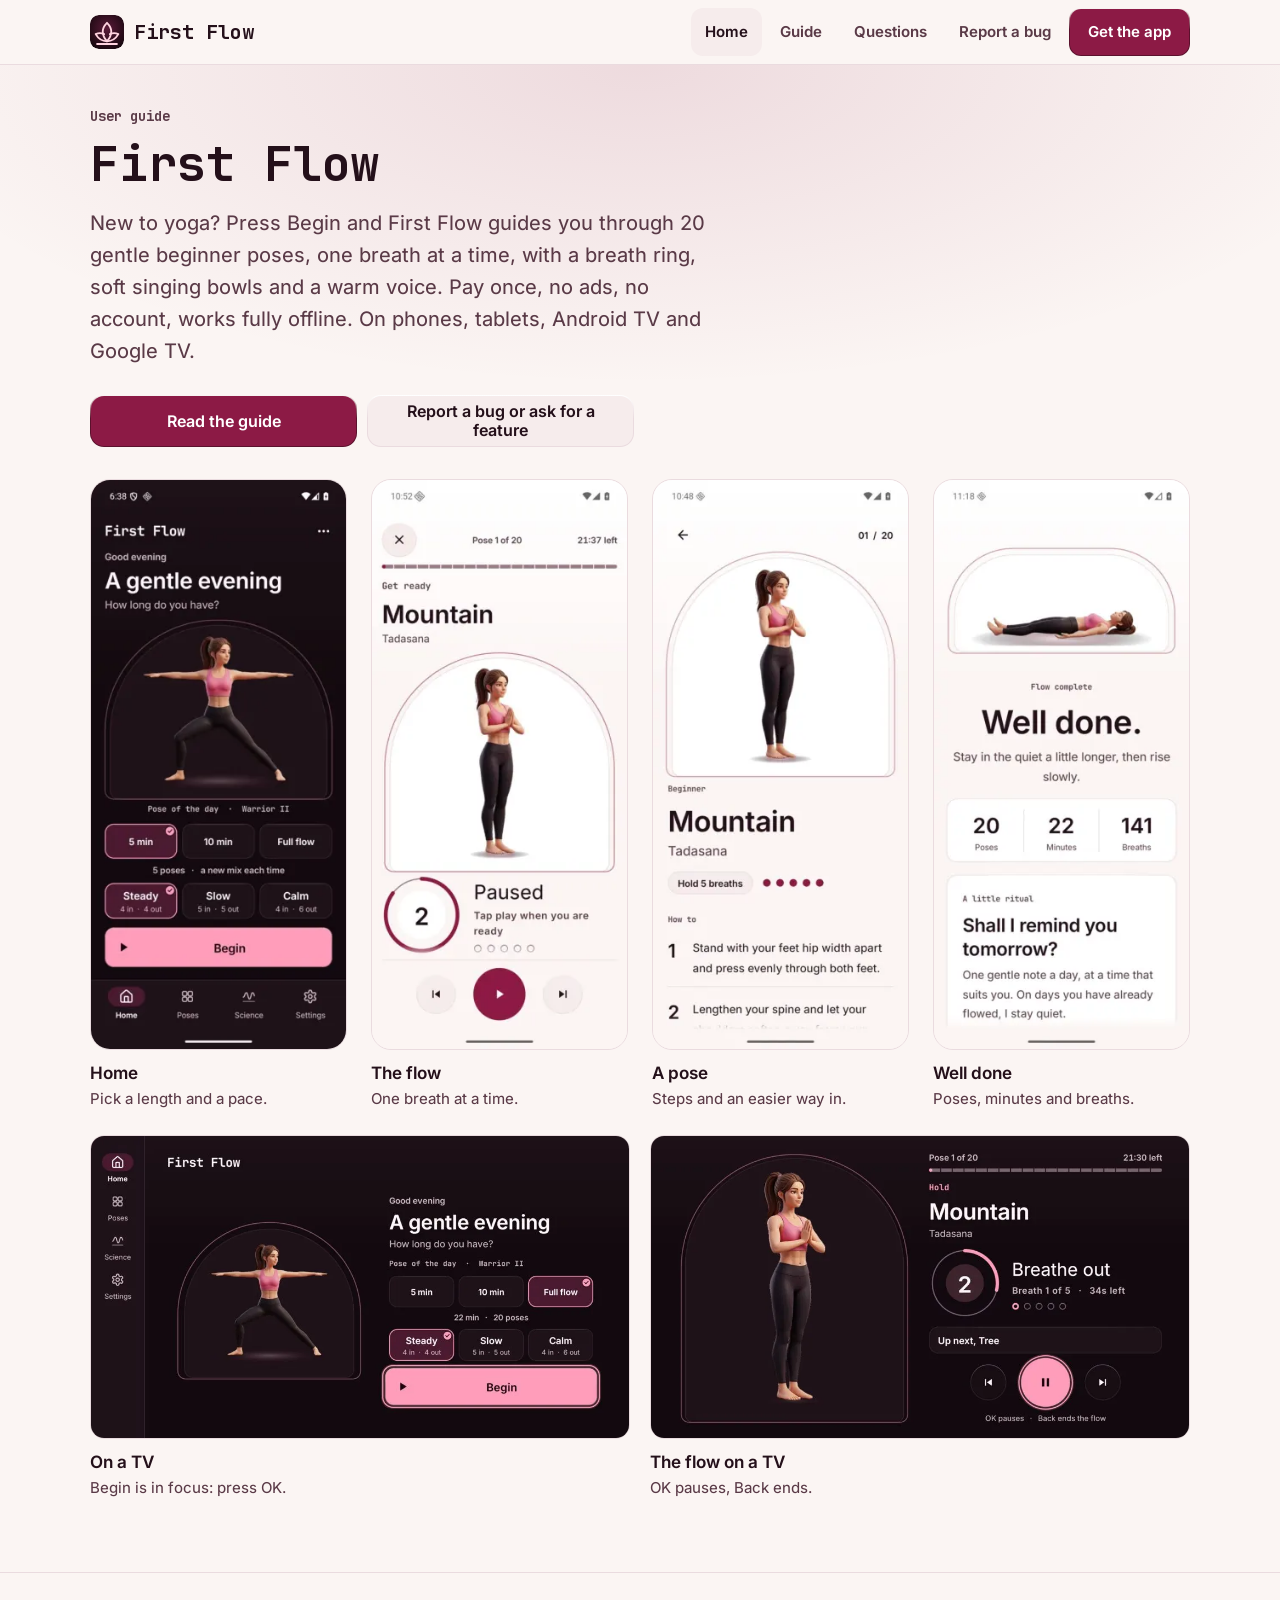
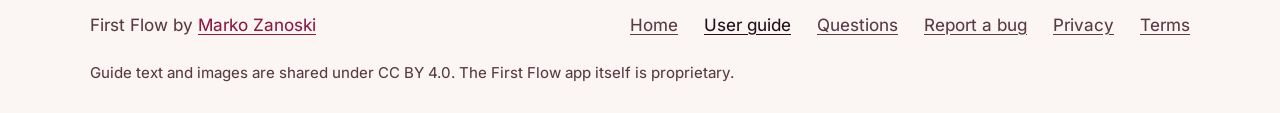
<file: docs/index.html>
<!doctype html>
<html lang="en">
<head>
<meta charset="utf-8">
<meta name="viewport" content="width=device-width, initial-scale=1, viewport-fit=cover">
<title>Home · First Flow user guide</title>
<meta name="description" content="The user guide for First Flow, gentle beginner yoga for Android phones, tablets and TVs.">
<meta name="theme-color" content="#fbf5f3" media="(prefers-color-scheme: light)">
<meta name="theme-color" content="#120a0e" media="(prefers-color-scheme: dark)">
<meta property="og:title" content="Home · First Flow user guide">
<meta property="og:description" content="The user guide for First Flow, gentle beginner yoga for Android phones, tablets and TVs.">
<link rel="icon" href="img/icon.svg" type="image/svg+xml">
<link rel="preload" href="fonts/jetbrains-mono-bold.woff2" as="font" type="font/woff2" crossorigin>
<link rel="preload" href="fonts/inter-regular.woff2" as="font" type="font/woff2" crossorigin>
<style>:root {
color-scheme: light dark;
--zs-fill: #004cc0;
--zs-on-fill: #ffffff;
--zs-glow: #0068ff;
--zs-mono: "JetBrains Mono", ui-monospace, "SF Mono", Menlo, Consolas, monospace;
--zs-sans: "Inter", system-ui, -apple-system, "Segoe UI", Roboto, sans-serif;
--zs-fs: 1;
--zs-type-screen-title: calc(27px * var(--zs-fs));
--zs-type-app-bar-title: calc(22px * var(--zs-fs));
--zs-type-pro-headline: calc(22px * var(--zs-fs));
--zs-type-sheet-title: calc(18px * var(--zs-fs));
--zs-type-sheet-title-big: calc(22px * var(--zs-fs));
--zs-type-section-label: calc(13px * var(--zs-fs));
--zs-type-panel-value: calc(19px * var(--zs-fs));
--zs-type-number: calc(20px * var(--zs-fs));
--zs-type-version: calc(17px * var(--zs-fs));
--zs-type-body: calc(15px * var(--zs-fs));
--zs-type-key: calc(15px * var(--zs-fs));
--zs-type-key-main: calc(16px * var(--zs-fs));
--zs-type-header-key: calc(13px * var(--zs-fs));
--zs-type-item-name: calc(15px * var(--zs-fs));
--zs-type-feature-name: calc(15px * var(--zs-fs));
--zs-type-pitch: calc(14.5px * var(--zs-fs));
--zs-type-hint: calc(14px * var(--zs-fs));
--zs-type-small: calc(13.5px * var(--zs-fs));
--zs-type-feature-line: calc(13px * var(--zs-fs));
--zs-type-nav-label: calc(12.5px * var(--zs-fs));
--zs-type-chip: calc(12.5px * var(--zs-fs));
--zs-type-meta: calc(12.5px * var(--zs-fs));
--zs-type-axis: calc(12px * var(--zs-fs));
--zs-r-plate: 16px;
--zs-r-key: 14px;
--zs-r-key-focus-inner: 10px;
--zs-r-header-key: 12px;
--zs-r-icon-button: 12px;
--zs-r-row: 12px;
--zs-r-note: 12px;
--zs-r-theme-tile: 14px;
--zs-r-tile-preview: 9px;
--zs-r-feature-tile: 10px;
--zs-r-list-icon: 10px;
--zs-r-sheet-top: 24px;
--zs-r-grab: 4px;
--zs-r-pill: 999px;
--zs-r-chip: 999px;
--zs-r-switch: 999px;
--zs-key-h: 52px;
--zs-header-key-h: 48px;
--zs-touch: 48px;
--zs-row-h: 52px;
--zs-item-h: 56px;
--zs-nav-item-h: 56px;
--zs-pill-w: 60px;
--zs-pill-h: 32px;
--zs-pro-row-h: 60px;
--zs-content-max: 1100px;
--zs-press-ms: 70ms;
--zs-release-ms: 140ms;
--zs-look-ms: 250ms;
--zs-pill-ms: 200ms;
--zs-s0: 2px;
--zs-s1: 4px;
--zs-s2: 6px;
--zs-s3: 8px;
--zs-s4: 10px;
--zs-s5: 12px;
--zs-s6: 14px;
--zs-s7: 16px;
--zs-s8: 18px;
--zs-s9: 22px;
--zs-s10: 26px;
--zs-s11: 28px;
--zs-s12: 32px;
--zs-s13: 48px;
--zs-ground: #f6f7f9;
--zs-plate: #ffffff;
--zs-well: #eceef2;
--zs-line: #dfe2e8;
--zs-edge: #7b808c;
--zs-bevel: #ffffff;
--zs-text: #121418;
--zs-soft: #3d414a;
--zs-blue: #0a45ad;
--zs-on-blue: #ffffff;
--zs-ok: #0a5530;
--zs-warn: #5c3a00;
--zs-bad: #931313;
--zs-scrim: rgba(18,20,24,.38);
--zs-chosen: #e8f0ff;
--zs-on-chosen: #0a3f9e;
--zs-risky-fill: #fde8e7;
--zs-risky-text: #8a1010;
--zs-risky-line: #d42a20;
--zs-live-dot: #1a7f4b;
}
@media (prefers-color-scheme: dark) {
:root:not([data-look]), :root[data-look="auto"] {
--zs-ground: #000000;
--zs-plate: #0d0d10;
--zs-well: #16171b;
--zs-line: #24252b;
--zs-edge: #646771;
--zs-bevel: #34363e;
--zs-text: #ffffff;
--zs-soft: #b6b8c0;
--zs-blue: #7aaeff;
--zs-on-blue: #04132e;
--zs-ok: #6fdc9b;
--zs-warn: #f2c06b;
--zs-bad: #ff9d97;
--zs-scrim: rgba(0,0,0,.6);
--zs-chosen: #0a2350;
--zs-on-chosen: #ffffff;
--zs-risky-fill: #2a0d10;
--zs-risky-text: #ffb4ae;
--zs-risky-line: #ff5a4f;
--zs-live-dot: #3ecf8e;
}
}
:root[data-look="light"] {
color-scheme: light;
--zs-ground: #f6f7f9;
--zs-plate: #ffffff;
--zs-well: #eceef2;
--zs-line: #dfe2e8;
--zs-edge: #7b808c;
--zs-bevel: #ffffff;
--zs-text: #121418;
--zs-soft: #3d414a;
--zs-blue: #0a45ad;
--zs-on-blue: #ffffff;
--zs-ok: #0a5530;
--zs-warn: #5c3a00;
--zs-bad: #931313;
--zs-scrim: rgba(18,20,24,.38);
--zs-chosen: #e8f0ff;
--zs-on-chosen: #0a3f9e;
--zs-risky-fill: #fde8e7;
--zs-risky-text: #8a1010;
--zs-risky-line: #d42a20;
--zs-live-dot: #1a7f4b;
}
:root[data-look="dark"] {
color-scheme: dark;
--zs-ground: #111215;
--zs-plate: #18191d;
--zs-well: #1f2126;
--zs-line: #2a2c33;
--zs-edge: #6c707b;
--zs-bevel: #3a3d46;
--zs-text: #eceef2;
--zs-soft: #b5b8c1;
--zs-blue: #86b6ff;
--zs-on-blue: #04132e;
--zs-ok: #6fdc9b;
--zs-warn: #f2c06b;
--zs-bad: #ff9d97;
--zs-scrim: rgba(0,0,0,.55);
--zs-chosen: #0a2350;
--zs-on-chosen: #ffffff;
--zs-risky-fill: #2a0d10;
--zs-risky-text: #ffb4ae;
--zs-risky-line: #ff5a4f;
--zs-live-dot: #3ecf8e;
}
:root[data-look="black"] {
color-scheme: dark;
--zs-ground: #000000;
--zs-plate: #0d0d10;
--zs-well: #16171b;
--zs-line: #24252b;
--zs-edge: #646771;
--zs-bevel: #34363e;
--zs-text: #ffffff;
--zs-soft: #b6b8c0;
--zs-blue: #7aaeff;
--zs-on-blue: #04132e;
--zs-ok: #6fdc9b;
--zs-warn: #f2c06b;
--zs-bad: #ff9d97;
--zs-scrim: rgba(0,0,0,.6);
--zs-chosen: #0a2350;
--zs-on-chosen: #ffffff;
--zs-risky-fill: #2a0d10;
--zs-risky-text: #ffb4ae;
--zs-risky-line: #ff5a4f;
--zs-live-dot: #3ecf8e;
}
@media (prefers-reduced-motion: reduce) { :root { --zs-press-ms: 0ms; --zs-release-ms: 0ms; --zs-look-ms: 0ms; --zs-pill-ms: 0ms; } }
@font-face { font-family: Inter; src: url(fonts/inter-regular.woff2) format("woff2"); font-weight: 400; font-display: swap; }
@font-face { font-family: Inter; src: url(fonts/inter-semibold.woff2) format("woff2"); font-weight: 600; font-display: swap; }
@font-face { font-family: "JetBrains Mono"; src: url(fonts/jetbrains-mono-bold.woff2) format("woff2"); font-weight: 700; font-display: swap; }
:root, :root[data-look="light"] {
--zs-fill: #8c1a45; --zs-on-fill: #ffffff; --zs-glow: #8c1a45;
--zs-ground: #fbf5f3; --zs-plate: #ffffff; --zs-well: #f6ecec; --zs-line: #eadbdf; --zs-bevel: #ffffff;
--zs-text: #24101a; --zs-soft: #5a3a47; --zs-blue: #8c1a45;
}
@media (prefers-color-scheme: dark) {
:root:not([data-look]), :root[data-look="auto"] {
--zs-fill: #ff9dba; --zs-on-fill: #1a0710; --zs-glow: #ff9dba;
--zs-ground: #120a0e; --zs-plate: #1f1219; --zs-well: #170d13; --zs-line: #3a2630; --zs-bevel: #3d2a33;
--zs-text: #fff7f9; --zs-soft: #cdb7c0; --zs-blue: #ff9dba;
}
}
* { box-sizing: border-box; }
html { background: var(--zs-ground); scroll-behavior: smooth; -webkit-text-size-adjust: 100%; }
@media (prefers-reduced-motion: reduce) { html { scroll-behavior: auto; } }
body { margin: 0; color: var(--zs-text); background: var(--zs-ground); font: 400 1.0625rem/1.6 var(--zs-sans); -webkit-font-smoothing: antialiased; }
img, svg { display: block; max-width: 100%; }
a { color: var(--zs-blue); text-underline-offset: .2em; }
a:hover { text-decoration-thickness: 2px; }
:focus-visible { outline: 2px solid var(--zs-glow); outline-offset: 3px; border-radius: var(--zs-r-row); }
.skip { position: absolute; left: -999px; top: 8px; z-index: 20; background: var(--zs-fill); color: var(--zs-on-fill); padding: 12px 18px; border-radius: var(--zs-r-key); font-weight: 600; }
.skip:focus { left: 12px; }
.wrap { width: min(var(--zs-content-max), 100% - 40px); margin-inline: auto; }
h1, h2, .lbl { font-family: var(--zs-mono); font-weight: 700; letter-spacing: 0; margin: 0; }
h1, h2, h3 { text-wrap: balance; }
p, li, dd { text-wrap: pretty; }
h1 { font-size: clamp(2rem, 5.2vw, 3rem); line-height: 1.12; }
h2 { font-size: clamp(1.375rem, 3vw, 1.75rem); line-height: 1.2; margin: 44px 0 12px; }
h3, .h3 { font: 600 1.125rem/1.35 var(--zs-sans); margin: 0; }
.lbl { font-size: .875rem; color: var(--zs-soft); margin: 0 0 10px; }
p { margin: 0; }
p + p { margin-top: 12px; }
.bar { position: sticky; top: 0; z-index: 10; background: var(--zs-ground); border-bottom: 1px solid var(--zs-line); padding-top: env(safe-area-inset-top, 0px); }
.bar .wrap { display: flex; flex-wrap: wrap; align-items: center; justify-content: space-between; gap: 0 12px; min-height: 64px; padding-block: 8px; }
.brand { display: flex; align-items: center; gap: 10px; min-height: 48px; color: var(--zs-text); text-decoration: none; font: 700 1.25rem/1 var(--zs-mono); white-space: nowrap; }
.brand img { width: 34px; height: 34px; border-radius: 9px; }
.bar nav { display: flex; align-items: center; gap: 4px; }
.bar nav a { display: inline-flex; align-items: center; min-height: 48px; padding: 0 14px; border-radius: var(--zs-r-row); color: var(--zs-soft); font-weight: 600; font-size: .9375rem; text-decoration: none; white-space: nowrap; }
.bar nav a:hover, .bar nav a[aria-current] { color: var(--zs-text); background: var(--zs-well); }
@media (max-width: 760px) { .hide-s { display: none !important; } }
.key { display: inline-flex; align-items: center; justify-content: center; gap: 10px; min-height: var(--zs-key-h); padding: 0 22px; border-radius: var(--zs-r-key); border: 1px solid transparent; font: 600 1rem/1.2 var(--zs-sans); text-decoration: none; text-align: center; cursor: pointer; transition: transform var(--zs-release-ms) ease, filter var(--zs-release-ms) ease; }
.key:active { transform: scale(.97); transition-duration: var(--zs-press-ms); }
.key.filled, .bar nav a.key { color: var(--zs-on-fill); background: linear-gradient(var(--zs-fill), var(--zs-fill)) padding-box, linear-gradient(to bottom, rgba(255,255,255,.32), color-mix(in srgb, var(--zs-fill) 65%, #000) 45%) border-box; }
.key.filled:hover, .bar nav a.key:hover { color: var(--zs-on-fill); filter: brightness(1.08); }
.bar nav a.key { min-height: 48px; padding: 0 18px; border-radius: var(--zs-r-header-key); }
.key.tonal { color: var(--zs-text); background: linear-gradient(var(--zs-well), var(--zs-well)) padding-box, linear-gradient(to bottom, var(--zs-bevel), var(--zs-line) 45%) border-box; }
.keys { display: grid; gap: 10px; margin-top: 28px; max-width: 34rem; }
@media (min-width: 35em) { .keys { grid-auto-flow: column; grid-auto-columns: minmax(0, 1fr); } }
.plate { background: var(--zs-plate); border: 1px solid var(--zs-line); border-radius: var(--zs-r-plate); box-shadow: 0 1px 0 var(--zs-bevel) inset; }
.page { position: relative; isolation: isolate; padding-block: 40px 72px; }
.page::before { content: ""; position: absolute; inset: 0 0 auto; height: 320px; z-index: -1; pointer-events: none; background: radial-gradient(60% 100% at 50% 0%, color-mix(in srgb, var(--zs-glow) 12%, transparent), transparent); }
.lede { margin-top: 16px; max-width: 40rem; color: var(--zs-soft); font-size: clamp(1.0625rem, 1.8vw, 1.25rem); }
.doc { max-width: 46rem; overflow-wrap: break-word; }
.doc p, .doc li { color: var(--zs-soft); }
.doc strong, .doc b { color: var(--zs-text); font-weight: 600; }
.doc ul, .doc ol { padding-left: 1.3em; }
.doc li + li { margin-top: 6px; }
dl.rows { margin: 16px 0 0; padding: 4px 0; }
dl.rows > div { padding: 14px 18px; }
dl.rows > div + div { border-top: 1px solid var(--zs-line); }
dl.rows dt { font-weight: 600; color: var(--zs-text); }
dl.rows dd { margin: 2px 0 0; color: var(--zs-soft); }
.with-shot { display: grid; grid-template-columns: minmax(0, 1fr); gap: 24px; align-items: start; }
@media (min-width: 840px) { .with-shot { grid-template-columns: minmax(0, 1fr) 260px; gap: 56px; } .with-shot > figure { position: sticky; top: 88px; margin-top: 44px; } }
figure { margin: 0; }
figure img { width: 100%; height: auto; aspect-ratio: 9 / 20; border-radius: 20px; border: 1px solid var(--zs-line); background: var(--zs-plate); }
.with-shot > figure { max-width: 260px; }
figcaption { margin-top: 10px; font-weight: 600; }
figcaption span { display: block; font-weight: 400; color: var(--zs-soft); font-size: .9375rem; }
.shots { display: grid; gap: 16px; grid-template-columns: repeat(2, minmax(0, 1fr)); margin: 32px 0 0; padding: 0; list-style: none; }
@media (min-width: 840px) { .shots { grid-template-columns: repeat(4, minmax(0, 1fr)); gap: 24px; } }
figure.tv img { aspect-ratio: 16 / 9; border-radius: 14px; }
.tvshots { display: grid; gap: 20px; grid-template-columns: minmax(0, 1fr); margin: 24px 0 0; padding: 0; list-style: none; }
@media (min-width: 640px) { .tvshots { grid-template-columns: repeat(2, minmax(0, 1fr)); } }
.cards { display: grid; gap: 12px; margin-top: 24px; }
@media (min-width: 840px) { .cards { grid-template-columns: 1fr 1fr; } }
.card { padding: 22px; display: flex; flex-direction: column; gap: 6px; }
.card p { color: var(--zs-soft); }
.card .key { margin-top: auto; align-self: start; }
.card p:last-of-type { margin-bottom: 14px; }
.mail { color: var(--zs-text); }
.sr { position: absolute; width: 1px; height: 1px; overflow: hidden; clip-path: inset(50%); white-space: nowrap; }
footer { border-top: 1px solid var(--zs-line); padding: 28px 0 calc(28px + env(safe-area-inset-bottom, 0px)); color: var(--zs-soft); }
footer .wrap { display: flex; flex-wrap: wrap; gap: 12px 24px; justify-content: space-between; align-items: center; }
footer nav { display: flex; flex-wrap: wrap; gap: 2px; margin-inline: -12px; }
footer nav a { display: inline-flex; align-items: center; min-height: 48px; padding: 0 12px; color: var(--zs-soft); border-radius: var(--zs-r-row); }
footer nav a:hover, footer nav a[aria-current] { color: var(--zs-text); }
footer .lic { flex-basis: 100%; font-size: .9375rem; }
@media (min-width: 2200px) { html { font-size: 130%; } .wrap { width: min(1600px, 100% - 96px); } }
@media (min-width: 3200px) { html { font-size: 180%; } .wrap { width: min(2400px, 100% - 160px); } }
@media (prefers-reduced-motion: reduce) { .key { transition: none; } .key:active { transform: none; } }</style>
</head>
<body>
<a class="skip" href="#main">Skip to content</a>
<header class="bar">
  <div class="wrap">
    <a class="brand" href="index.html"><img src="img/icon.svg" alt="" width="34" height="34"><span>First Flow</span></a>
    <nav aria-label="Guide pages"><a class="hide-s" href="index.html" aria-current="page">Home</a><a class="hide-s" href="guide.html">Guide</a><a class="hide-s" href="faq.html">Questions</a><a class="hide-s" href="report.html">Report a bug</a><a class="key" href="https://play.google.com/store/apps/details?id=com.zanoshky.firstflow&amp;referrer=utm_source%3Dgithub%26utm_medium%3Dguide%26utm_campaign%3Dfirst-flow-2026-11">Get the app</a></nav>
  </div>
</header>
<main id="main" class="page">
  <div class="wrap">

    <p class="lbl">User guide</p>
    <h1>First Flow</h1>
    <p class="lede">New to yoga? Press Begin and First Flow guides you through 20 gentle beginner poses, one breath at a time, with a breath ring, soft singing bowls and a warm voice. Pay once, no ads, no account, works fully offline. On phones, tablets, Android TV and Google TV.</p>
    <div class="keys">
      <a class="key filled" href="guide.html">Read the guide</a>
      <a class="key tonal" href="report.html">Report a bug or ask for a feature</a>
    </div>
    <ul class="shots">
      <li><figure><img src="img/home.jpg" srcset="img/home-300.webp 300w, img/home-540.webp 540w" sizes="(min-width: 840px) 260px, 45vw" alt="First Flow Home in Dusk: Good evening, A gentle evening, How long do you have?, Warrior II as the pose of the day in its arch, the 5 min, 10 min and Full flow lengths, the Steady, Slow and Calm paces and a big Begin key, with Home, Poses, Science and Settings in the bar." width="540" height="1200" fetchpriority="high"><figcaption>Home<span>Pick a length and a pace.</span></figcaption></figure></li>
      <li><figure><img src="img/flow.jpg" srcset="img/flow-300.webp 300w, img/flow-540.webp 540w" sizes="(min-width: 840px) 260px, 45vw" alt="The flow in Blush, paused before Mountain, pose 1 of 20 with 21:57 left: the figure stands in its arch, the breath ring shows 2, and under it Paused, Tap play when you are ready, with previous, play and next keys." width="540" height="1200" loading="lazy" decoding="async"><figcaption>The flow<span>One breath at a time.</span></figcaption></figure></li>
      <li><figure><img src="img/pose.jpg" srcset="img/pose-300.webp 300w, img/pose-540.webp 540w" sizes="(min-width: 840px) 260px, 45vw" alt="The Mountain pose page in Blush, 01 of 20: the figure stands tall, Tadasana under the name, a Hold 5 breaths chip with five breath dots, and the How to steps." width="540" height="1200" loading="lazy" decoding="async"><figcaption>A pose<span>Steps and an easier way in.</span></figcaption></figure></li>
      <li><figure><img src="img/done.jpg" srcset="img/done-300.webp 300w, img/done-540.webp 540w" sizes="(min-width: 840px) 260px, 45vw" alt="The done screen in Blush: Corpse Pose in its arch, Flow complete, Well done., Stay in the quiet a little longer, then rise slowly, 20 poses, 22 minutes and 141 breaths, then the card A little ritual, Shall I remind you tomorrow?" width="540" height="1200" loading="lazy" decoding="async"><figcaption>Well done<span>Poses, minutes and breaths.</span></figcaption></figure></li>
    </ul>
    <ul class="tvshots">
      <li><figure class="tv"><img src="img/tv-home.jpg" srcset="img/tv-home-480.webp 480w, img/tv-home-960.webp 960w" sizes="(min-width: 1140px) 540px, (min-width: 640px) 48vw, 100vw" alt="First Flow Home on a TV with the side rail on the left, Warrior II as the pose of the day, Full flow and Steady chosen, 22 min and 20 poses, and Begin in focus." width="960" height="540" loading="lazy" decoding="async"><figcaption>On a TV<span>Begin is in focus: press OK.</span></figcaption></figure></li>
      <li><figure class="tv"><img src="img/tv-flow.jpg" srcset="img/tv-flow-480.webp 480w, img/tv-flow-960.webp 960w" sizes="(min-width: 1140px) 540px, (min-width: 640px) 48vw, 100vw" alt="The flow on a TV holding Mountain, pose 1 of 20: the figure on the left, the breath ring beside Breathe out, Up next, Tree, the pause key in focus and the hint OK pauses, Back ends the flow." width="960" height="540" loading="lazy" decoding="async"><figcaption>The flow on a TV<span>OK pauses, Back ends.</span></figcaption></figure></li>
    </ul>

  </div>
</main>
<footer>
  <div class="wrap">
    <span>First Flow by <a href="https://zanoski.com">Marko Zanoski</a></span>
    <nav aria-label="Footer"><a href="https://firstflow.zanoski.com">Home</a><a href="index.html" aria-current="page">User guide</a><a href="faq.html">Questions</a><a href="report.html">Report a bug</a><a href="https://firstflow.zanoski.com/privacy">Privacy</a><a href="https://firstflow.zanoski.com/terms">Terms</a></nav>
    <p class="lic">Guide text and images are shared under CC BY 4.0. The First Flow app itself is proprietary.</p>
  </div>
</footer>
</body>
</html>
</file>
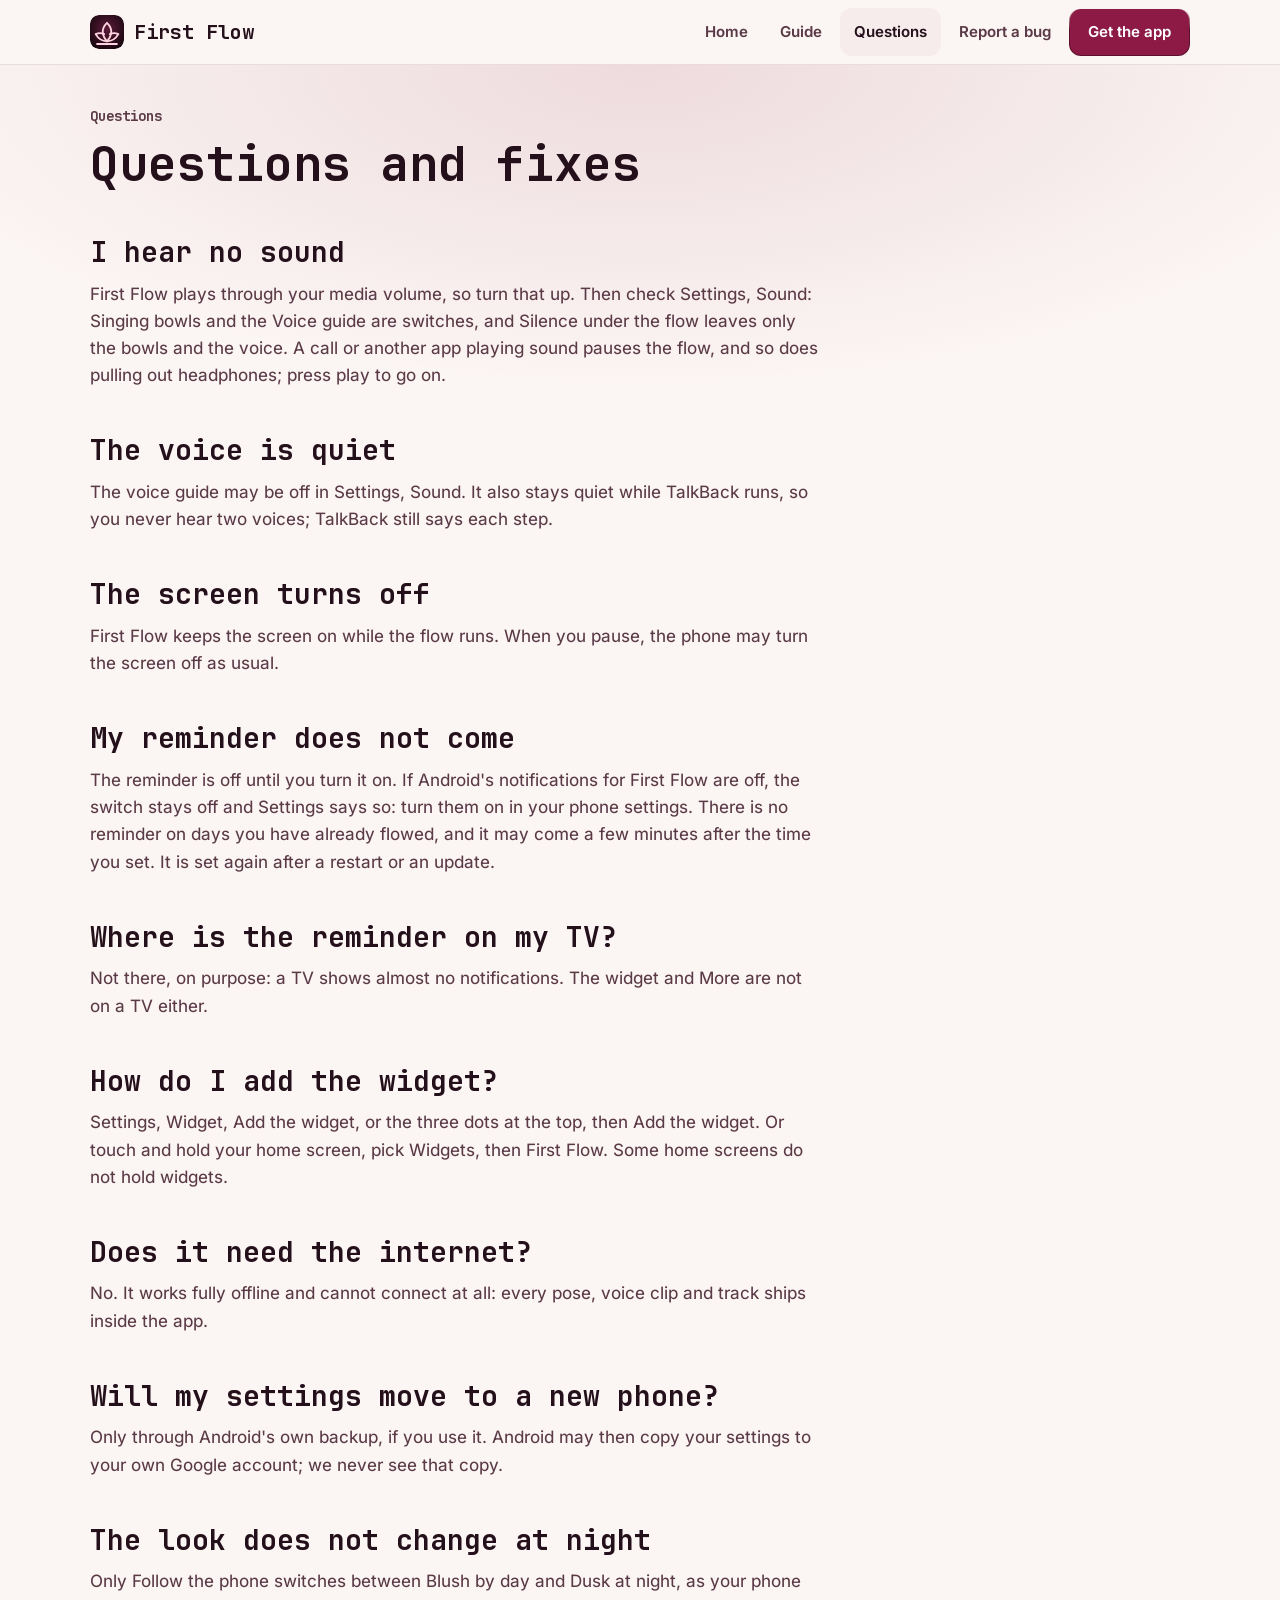
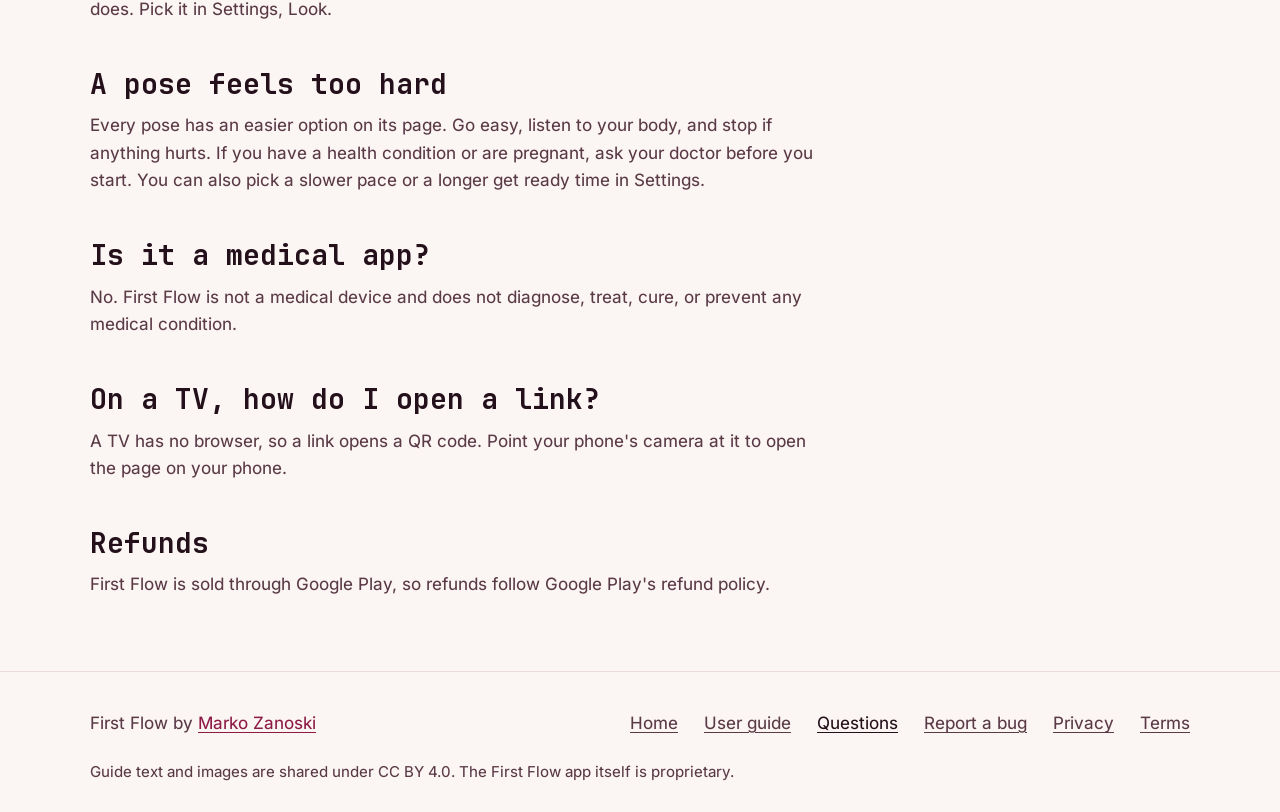
<file: docs/faq.html>
<!doctype html>
<html lang="en">
<head>
<meta charset="utf-8">
<meta name="viewport" content="width=device-width, initial-scale=1, viewport-fit=cover">
<title>Questions · First Flow user guide</title>
<meta name="description" content="Answers to common questions about First Flow, and what to try when something does not work.">
<meta name="theme-color" content="#fbf5f3" media="(prefers-color-scheme: light)">
<meta name="theme-color" content="#120a0e" media="(prefers-color-scheme: dark)">
<meta property="og:title" content="Questions · First Flow user guide">
<meta property="og:description" content="Answers to common questions about First Flow, and what to try when something does not work.">
<link rel="icon" href="img/icon.svg" type="image/svg+xml">
<link rel="preload" href="fonts/jetbrains-mono-bold.woff2" as="font" type="font/woff2" crossorigin>
<link rel="preload" href="fonts/inter-regular.woff2" as="font" type="font/woff2" crossorigin>
<style>:root {
color-scheme: light dark;
--zs-fill: #004cc0;
--zs-on-fill: #ffffff;
--zs-glow: #0068ff;
--zs-mono: "JetBrains Mono", ui-monospace, "SF Mono", Menlo, Consolas, monospace;
--zs-sans: "Inter", system-ui, -apple-system, "Segoe UI", Roboto, sans-serif;
--zs-fs: 1;
--zs-type-screen-title: calc(27px * var(--zs-fs));
--zs-type-app-bar-title: calc(22px * var(--zs-fs));
--zs-type-pro-headline: calc(22px * var(--zs-fs));
--zs-type-sheet-title: calc(18px * var(--zs-fs));
--zs-type-sheet-title-big: calc(22px * var(--zs-fs));
--zs-type-section-label: calc(13px * var(--zs-fs));
--zs-type-panel-value: calc(19px * var(--zs-fs));
--zs-type-number: calc(20px * var(--zs-fs));
--zs-type-version: calc(17px * var(--zs-fs));
--zs-type-body: calc(15px * var(--zs-fs));
--zs-type-key: calc(15px * var(--zs-fs));
--zs-type-key-main: calc(16px * var(--zs-fs));
--zs-type-header-key: calc(13px * var(--zs-fs));
--zs-type-item-name: calc(15px * var(--zs-fs));
--zs-type-feature-name: calc(15px * var(--zs-fs));
--zs-type-pitch: calc(14.5px * var(--zs-fs));
--zs-type-hint: calc(14px * var(--zs-fs));
--zs-type-small: calc(13.5px * var(--zs-fs));
--zs-type-feature-line: calc(13px * var(--zs-fs));
--zs-type-nav-label: calc(12.5px * var(--zs-fs));
--zs-type-chip: calc(12.5px * var(--zs-fs));
--zs-type-meta: calc(12.5px * var(--zs-fs));
--zs-type-axis: calc(12px * var(--zs-fs));
--zs-r-plate: 16px;
--zs-r-key: 14px;
--zs-r-key-focus-inner: 10px;
--zs-r-header-key: 12px;
--zs-r-icon-button: 12px;
--zs-r-row: 12px;
--zs-r-note: 12px;
--zs-r-theme-tile: 14px;
--zs-r-tile-preview: 9px;
--zs-r-feature-tile: 10px;
--zs-r-list-icon: 10px;
--zs-r-sheet-top: 24px;
--zs-r-grab: 4px;
--zs-r-pill: 999px;
--zs-r-chip: 999px;
--zs-r-switch: 999px;
--zs-key-h: 52px;
--zs-header-key-h: 48px;
--zs-touch: 48px;
--zs-row-h: 52px;
--zs-item-h: 56px;
--zs-nav-item-h: 56px;
--zs-pill-w: 60px;
--zs-pill-h: 32px;
--zs-pro-row-h: 60px;
--zs-content-max: 1100px;
--zs-press-ms: 70ms;
--zs-release-ms: 140ms;
--zs-look-ms: 250ms;
--zs-pill-ms: 200ms;
--zs-s0: 2px;
--zs-s1: 4px;
--zs-s2: 6px;
--zs-s3: 8px;
--zs-s4: 10px;
--zs-s5: 12px;
--zs-s6: 14px;
--zs-s7: 16px;
--zs-s8: 18px;
--zs-s9: 22px;
--zs-s10: 26px;
--zs-s11: 28px;
--zs-s12: 32px;
--zs-s13: 48px;
--zs-ground: #f6f7f9;
--zs-plate: #ffffff;
--zs-well: #eceef2;
--zs-line: #dfe2e8;
--zs-edge: #7b808c;
--zs-bevel: #ffffff;
--zs-text: #121418;
--zs-soft: #3d414a;
--zs-blue: #0a45ad;
--zs-on-blue: #ffffff;
--zs-ok: #0a5530;
--zs-warn: #5c3a00;
--zs-bad: #931313;
--zs-scrim: rgba(18,20,24,.38);
--zs-chosen: #e8f0ff;
--zs-on-chosen: #0a3f9e;
--zs-risky-fill: #fde8e7;
--zs-risky-text: #8a1010;
--zs-risky-line: #d42a20;
--zs-live-dot: #1a7f4b;
}
@media (prefers-color-scheme: dark) {
:root:not([data-look]), :root[data-look="auto"] {
--zs-ground: #000000;
--zs-plate: #0d0d10;
--zs-well: #16171b;
--zs-line: #24252b;
--zs-edge: #646771;
--zs-bevel: #34363e;
--zs-text: #ffffff;
--zs-soft: #b6b8c0;
--zs-blue: #7aaeff;
--zs-on-blue: #04132e;
--zs-ok: #6fdc9b;
--zs-warn: #f2c06b;
--zs-bad: #ff9d97;
--zs-scrim: rgba(0,0,0,.6);
--zs-chosen: #0a2350;
--zs-on-chosen: #ffffff;
--zs-risky-fill: #2a0d10;
--zs-risky-text: #ffb4ae;
--zs-risky-line: #ff5a4f;
--zs-live-dot: #3ecf8e;
}
}
:root[data-look="light"] {
color-scheme: light;
--zs-ground: #f6f7f9;
--zs-plate: #ffffff;
--zs-well: #eceef2;
--zs-line: #dfe2e8;
--zs-edge: #7b808c;
--zs-bevel: #ffffff;
--zs-text: #121418;
--zs-soft: #3d414a;
--zs-blue: #0a45ad;
--zs-on-blue: #ffffff;
--zs-ok: #0a5530;
--zs-warn: #5c3a00;
--zs-bad: #931313;
--zs-scrim: rgba(18,20,24,.38);
--zs-chosen: #e8f0ff;
--zs-on-chosen: #0a3f9e;
--zs-risky-fill: #fde8e7;
--zs-risky-text: #8a1010;
--zs-risky-line: #d42a20;
--zs-live-dot: #1a7f4b;
}
:root[data-look="dark"] {
color-scheme: dark;
--zs-ground: #111215;
--zs-plate: #18191d;
--zs-well: #1f2126;
--zs-line: #2a2c33;
--zs-edge: #6c707b;
--zs-bevel: #3a3d46;
--zs-text: #eceef2;
--zs-soft: #b5b8c1;
--zs-blue: #86b6ff;
--zs-on-blue: #04132e;
--zs-ok: #6fdc9b;
--zs-warn: #f2c06b;
--zs-bad: #ff9d97;
--zs-scrim: rgba(0,0,0,.55);
--zs-chosen: #0a2350;
--zs-on-chosen: #ffffff;
--zs-risky-fill: #2a0d10;
--zs-risky-text: #ffb4ae;
--zs-risky-line: #ff5a4f;
--zs-live-dot: #3ecf8e;
}
:root[data-look="black"] {
color-scheme: dark;
--zs-ground: #000000;
--zs-plate: #0d0d10;
--zs-well: #16171b;
--zs-line: #24252b;
--zs-edge: #646771;
--zs-bevel: #34363e;
--zs-text: #ffffff;
--zs-soft: #b6b8c0;
--zs-blue: #7aaeff;
--zs-on-blue: #04132e;
--zs-ok: #6fdc9b;
--zs-warn: #f2c06b;
--zs-bad: #ff9d97;
--zs-scrim: rgba(0,0,0,.6);
--zs-chosen: #0a2350;
--zs-on-chosen: #ffffff;
--zs-risky-fill: #2a0d10;
--zs-risky-text: #ffb4ae;
--zs-risky-line: #ff5a4f;
--zs-live-dot: #3ecf8e;
}
@media (prefers-reduced-motion: reduce) { :root { --zs-press-ms: 0ms; --zs-release-ms: 0ms; --zs-look-ms: 0ms; --zs-pill-ms: 0ms; } }
@font-face { font-family: Inter; src: url(fonts/inter-regular.woff2) format("woff2"); font-weight: 400; font-display: swap; }
@font-face { font-family: Inter; src: url(fonts/inter-semibold.woff2) format("woff2"); font-weight: 600; font-display: swap; }
@font-face { font-family: "JetBrains Mono"; src: url(fonts/jetbrains-mono-bold.woff2) format("woff2"); font-weight: 700; font-display: swap; }
:root, :root[data-look="light"] {
--zs-fill: #8c1a45; --zs-on-fill: #ffffff; --zs-glow: #8c1a45;
--zs-ground: #fbf5f3; --zs-plate: #ffffff; --zs-well: #f6ecec; --zs-line: #eadbdf; --zs-bevel: #ffffff;
--zs-text: #24101a; --zs-soft: #5a3a47; --zs-blue: #8c1a45;
}
@media (prefers-color-scheme: dark) {
:root:not([data-look]), :root[data-look="auto"] {
--zs-fill: #ff9dba; --zs-on-fill: #1a0710; --zs-glow: #ff9dba;
--zs-ground: #120a0e; --zs-plate: #1f1219; --zs-well: #170d13; --zs-line: #3a2630; --zs-bevel: #3d2a33;
--zs-text: #fff7f9; --zs-soft: #cdb7c0; --zs-blue: #ff9dba;
}
}
* { box-sizing: border-box; }
html { background: var(--zs-ground); scroll-behavior: smooth; -webkit-text-size-adjust: 100%; }
@media (prefers-reduced-motion: reduce) { html { scroll-behavior: auto; } }
body { margin: 0; color: var(--zs-text); background: var(--zs-ground); font: 400 1.0625rem/1.6 var(--zs-sans); -webkit-font-smoothing: antialiased; }
img, svg { display: block; max-width: 100%; }
a { color: var(--zs-blue); text-underline-offset: .2em; }
a:hover { text-decoration-thickness: 2px; }
:focus-visible { outline: 2px solid var(--zs-glow); outline-offset: 3px; border-radius: var(--zs-r-row); }
.skip { position: absolute; left: -999px; top: 8px; z-index: 20; background: var(--zs-fill); color: var(--zs-on-fill); padding: 12px 18px; border-radius: var(--zs-r-key); font-weight: 600; }
.skip:focus { left: 12px; }
.wrap { width: min(var(--zs-content-max), 100% - 40px); margin-inline: auto; }
h1, h2, .lbl { font-family: var(--zs-mono); font-weight: 700; letter-spacing: 0; margin: 0; }
h1, h2, h3 { text-wrap: balance; }
p, li, dd { text-wrap: pretty; }
h1 { font-size: clamp(2rem, 5.2vw, 3rem); line-height: 1.12; }
h2 { font-size: clamp(1.375rem, 3vw, 1.75rem); line-height: 1.2; margin: 44px 0 12px; }
h3, .h3 { font: 600 1.125rem/1.35 var(--zs-sans); margin: 0; }
.lbl { font-size: .875rem; color: var(--zs-soft); margin: 0 0 10px; }
p { margin: 0; }
p + p { margin-top: 12px; }
.bar { position: sticky; top: 0; z-index: 10; background: var(--zs-ground); border-bottom: 1px solid var(--zs-line); padding-top: env(safe-area-inset-top, 0px); }
.bar .wrap { display: flex; flex-wrap: wrap; align-items: center; justify-content: space-between; gap: 0 12px; min-height: 64px; padding-block: 8px; }
.brand { display: flex; align-items: center; gap: 10px; min-height: 48px; color: var(--zs-text); text-decoration: none; font: 700 1.25rem/1 var(--zs-mono); white-space: nowrap; }
.brand img { width: 34px; height: 34px; border-radius: 9px; }
.bar nav { display: flex; align-items: center; gap: 4px; }
.bar nav a { display: inline-flex; align-items: center; min-height: 48px; padding: 0 14px; border-radius: var(--zs-r-row); color: var(--zs-soft); font-weight: 600; font-size: .9375rem; text-decoration: none; white-space: nowrap; }
.bar nav a:hover, .bar nav a[aria-current] { color: var(--zs-text); background: var(--zs-well); }
@media (max-width: 760px) { .hide-s { display: none !important; } }
.key { display: inline-flex; align-items: center; justify-content: center; gap: 10px; min-height: var(--zs-key-h); padding: 0 22px; border-radius: var(--zs-r-key); border: 1px solid transparent; font: 600 1rem/1.2 var(--zs-sans); text-decoration: none; text-align: center; cursor: pointer; transition: transform var(--zs-release-ms) ease, filter var(--zs-release-ms) ease; }
.key:active { transform: scale(.97); transition-duration: var(--zs-press-ms); }
.key.filled, .bar nav a.key { color: var(--zs-on-fill); background: linear-gradient(var(--zs-fill), var(--zs-fill)) padding-box, linear-gradient(to bottom, rgba(255,255,255,.32), color-mix(in srgb, var(--zs-fill) 65%, #000) 45%) border-box; }
.key.filled:hover, .bar nav a.key:hover { color: var(--zs-on-fill); filter: brightness(1.08); }
.bar nav a.key { min-height: 48px; padding: 0 18px; border-radius: var(--zs-r-header-key); }
.key.tonal { color: var(--zs-text); background: linear-gradient(var(--zs-well), var(--zs-well)) padding-box, linear-gradient(to bottom, var(--zs-bevel), var(--zs-line) 45%) border-box; }
.keys { display: grid; gap: 10px; margin-top: 28px; max-width: 34rem; }
@media (min-width: 35em) { .keys { grid-auto-flow: column; grid-auto-columns: minmax(0, 1fr); } }
.plate { background: var(--zs-plate); border: 1px solid var(--zs-line); border-radius: var(--zs-r-plate); box-shadow: 0 1px 0 var(--zs-bevel) inset; }
.page { position: relative; isolation: isolate; padding-block: 40px 72px; }
.page::before { content: ""; position: absolute; inset: 0 0 auto; height: 320px; z-index: -1; pointer-events: none; background: radial-gradient(60% 100% at 50% 0%, color-mix(in srgb, var(--zs-glow) 12%, transparent), transparent); }
.lede { margin-top: 16px; max-width: 40rem; color: var(--zs-soft); font-size: clamp(1.0625rem, 1.8vw, 1.25rem); }
.doc { max-width: 46rem; overflow-wrap: break-word; }
.doc p, .doc li { color: var(--zs-soft); }
.doc strong, .doc b { color: var(--zs-text); font-weight: 600; }
.doc ul, .doc ol { padding-left: 1.3em; }
.doc li + li { margin-top: 6px; }
dl.rows { margin: 16px 0 0; padding: 4px 0; }
dl.rows > div { padding: 14px 18px; }
dl.rows > div + div { border-top: 1px solid var(--zs-line); }
dl.rows dt { font-weight: 600; color: var(--zs-text); }
dl.rows dd { margin: 2px 0 0; color: var(--zs-soft); }
.with-shot { display: grid; grid-template-columns: minmax(0, 1fr); gap: 24px; align-items: start; }
@media (min-width: 840px) { .with-shot { grid-template-columns: minmax(0, 1fr) 260px; gap: 56px; } .with-shot > figure { position: sticky; top: 88px; margin-top: 44px; } }
figure { margin: 0; }
figure img { width: 100%; height: auto; aspect-ratio: 9 / 20; border-radius: 20px; border: 1px solid var(--zs-line); background: var(--zs-plate); }
.with-shot > figure { max-width: 260px; }
figcaption { margin-top: 10px; font-weight: 600; }
figcaption span { display: block; font-weight: 400; color: var(--zs-soft); font-size: .9375rem; }
.shots { display: grid; gap: 16px; grid-template-columns: repeat(2, minmax(0, 1fr)); margin: 32px 0 0; padding: 0; list-style: none; }
@media (min-width: 840px) { .shots { grid-template-columns: repeat(4, minmax(0, 1fr)); gap: 24px; } }
figure.tv img { aspect-ratio: 16 / 9; border-radius: 14px; }
.tvshots { display: grid; gap: 20px; grid-template-columns: minmax(0, 1fr); margin: 24px 0 0; padding: 0; list-style: none; }
@media (min-width: 640px) { .tvshots { grid-template-columns: repeat(2, minmax(0, 1fr)); } }
.cards { display: grid; gap: 12px; margin-top: 24px; }
@media (min-width: 840px) { .cards { grid-template-columns: 1fr 1fr; } }
.card { padding: 22px; display: flex; flex-direction: column; gap: 6px; }
.card p { color: var(--zs-soft); }
.card .key { margin-top: auto; align-self: start; }
.card p:last-of-type { margin-bottom: 14px; }
.mail { color: var(--zs-text); }
.sr { position: absolute; width: 1px; height: 1px; overflow: hidden; clip-path: inset(50%); white-space: nowrap; }
footer { border-top: 1px solid var(--zs-line); padding: 28px 0 calc(28px + env(safe-area-inset-bottom, 0px)); color: var(--zs-soft); }
footer .wrap { display: flex; flex-wrap: wrap; gap: 12px 24px; justify-content: space-between; align-items: center; }
footer nav { display: flex; flex-wrap: wrap; gap: 2px; margin-inline: -12px; }
footer nav a { display: inline-flex; align-items: center; min-height: 48px; padding: 0 12px; color: var(--zs-soft); border-radius: var(--zs-r-row); }
footer nav a:hover, footer nav a[aria-current] { color: var(--zs-text); }
footer .lic { flex-basis: 100%; font-size: .9375rem; }
@media (min-width: 2200px) { html { font-size: 130%; } .wrap { width: min(1600px, 100% - 96px); } }
@media (min-width: 3200px) { html { font-size: 180%; } .wrap { width: min(2400px, 100% - 160px); } }
@media (prefers-reduced-motion: reduce) { .key { transition: none; } .key:active { transform: none; } }</style>
</head>
<body>
<a class="skip" href="#main">Skip to content</a>
<header class="bar">
  <div class="wrap">
    <a class="brand" href="index.html"><img src="img/icon.svg" alt="" width="34" height="34"><span>First Flow</span></a>
    <nav aria-label="Guide pages"><a class="hide-s" href="index.html">Home</a><a class="hide-s" href="guide.html">Guide</a><a class="hide-s" href="faq.html" aria-current="page">Questions</a><a class="hide-s" href="report.html">Report a bug</a><a class="key" href="https://play.google.com/store/apps/details?id=com.zanoshky.firstflow&amp;referrer=utm_source%3Dgithub%26utm_medium%3Dguide%26utm_campaign%3Dfirst-flow-2026-11">Get the app</a></nav>
  </div>
</header>
<main id="main" class="page">
  <div class="wrap">

    <div class="doc">
    <p class="lbl">Questions</p>
    <h1>Questions and fixes</h1>

    <h2>I hear no sound</h2>
    <p>First Flow plays through your media volume, so turn that up. Then check Settings, Sound: Singing bowls and the Voice guide are switches, and Silence under the flow leaves only the bowls and the voice. A call or another app playing sound pauses the flow, and so does pulling out headphones; press play to go on.</p>

    <h2>The voice is quiet</h2>
    <p>The voice guide may be off in Settings, Sound. It also stays quiet while TalkBack runs, so you never hear two voices; TalkBack still says each step.</p>

    <h2>The screen turns off</h2>
    <p>First Flow keeps the screen on while the flow runs. When you pause, the phone may turn the screen off as usual.</p>

    <h2>My reminder does not come</h2>
    <p>The reminder is off until you turn it on. If Android's notifications for First Flow are off, the switch stays off and Settings says so: turn them on in your phone settings. There is no reminder on days you have already flowed, and it may come a few minutes after the time you set. It is set again after a restart or an update.</p>

    <h2>Where is the reminder on my TV?</h2>
    <p>Not there, on purpose: a TV shows almost no notifications. The widget and More are not on a TV either.</p>

    <h2>How do I add the widget?</h2>
    <p>Settings, Widget, Add the widget, or the three dots at the top, then Add the widget. Or touch and hold your home screen, pick Widgets, then First Flow. Some home screens do not hold widgets.</p>

    <h2>Does it need the internet?</h2>
    <p>No. It works fully offline and cannot connect at all: every pose, voice clip and track ships inside the app.</p>

    <h2>Will my settings move to a new phone?</h2>
    <p>Only through Android's own backup, if you use it. Android may then copy your settings to your own Google account; we never see that copy.</p>

    <h2>The look does not change at night</h2>
    <p>Only Follow the phone switches between Blush by day and Dusk at night, as your phone does. Pick it in Settings, Look.</p>

    <h2>A pose feels too hard</h2>
    <p>Every pose has an easier option on its page. Go easy, listen to your body, and stop if anything hurts. If you have a health condition or are pregnant, ask your doctor before you start. You can also pick a slower pace or a longer get ready time in Settings.</p>

    <h2>Is it a medical app?</h2>
    <p>No. First Flow is not a medical device and does not diagnose, treat, cure, or prevent any medical condition.</p>

    <h2>On a TV, how do I open a link?</h2>
    <p>A TV has no browser, so a link opens a QR code. Point your phone's camera at it to open the page on your phone.</p>

    <h2>Refunds</h2>
    <p>First Flow is sold through Google Play, so refunds follow Google Play's refund policy.</p>
    </div>

  </div>
</main>
<footer>
  <div class="wrap">
    <span>First Flow by <a href="https://zanoski.com">Marko Zanoski</a></span>
    <nav aria-label="Footer"><a href="https://firstflow.zanoski.com">Home</a><a href="index.html">User guide</a><a href="faq.html" aria-current="page">Questions</a><a href="report.html">Report a bug</a><a href="https://firstflow.zanoski.com/privacy">Privacy</a><a href="https://firstflow.zanoski.com/terms">Terms</a></nav>
    <p class="lic">Guide text and images are shared under CC BY 4.0. The First Flow app itself is proprietary.</p>
  </div>
</footer>
</body>
</html>
</file>
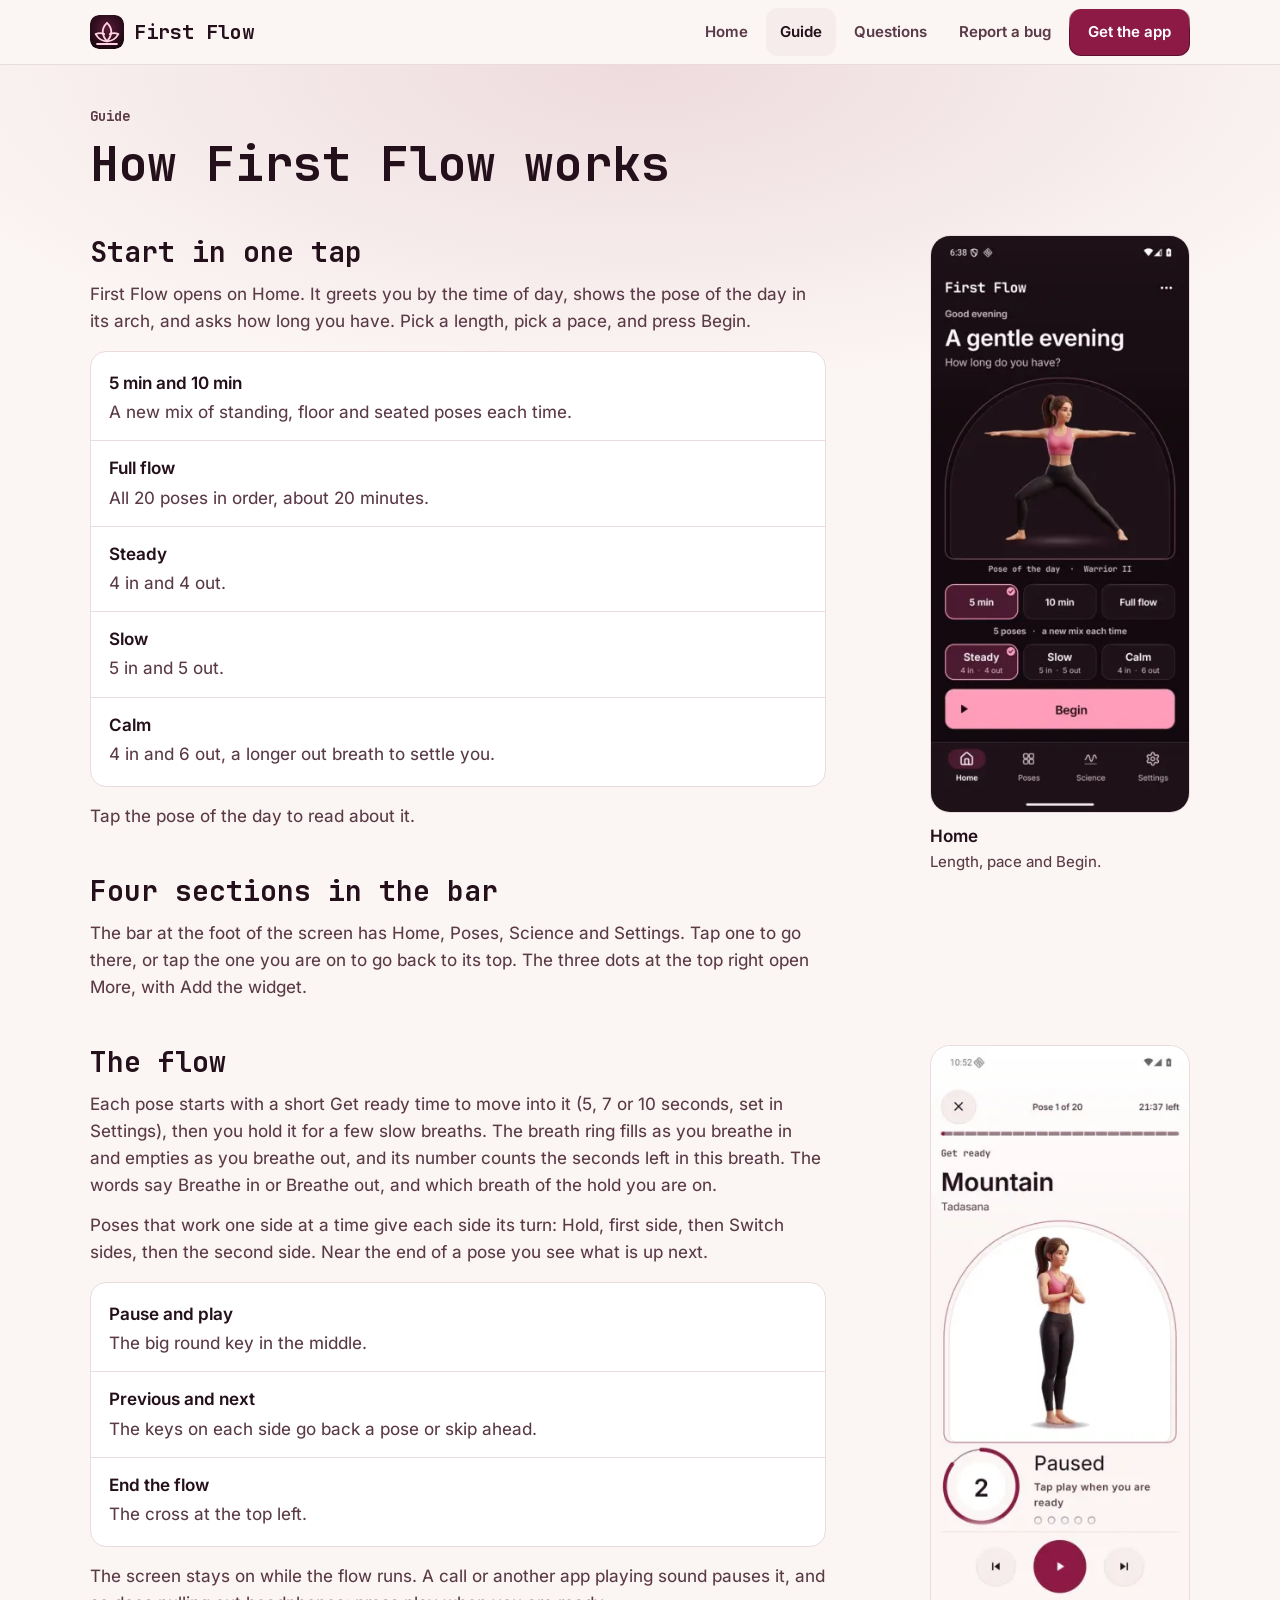
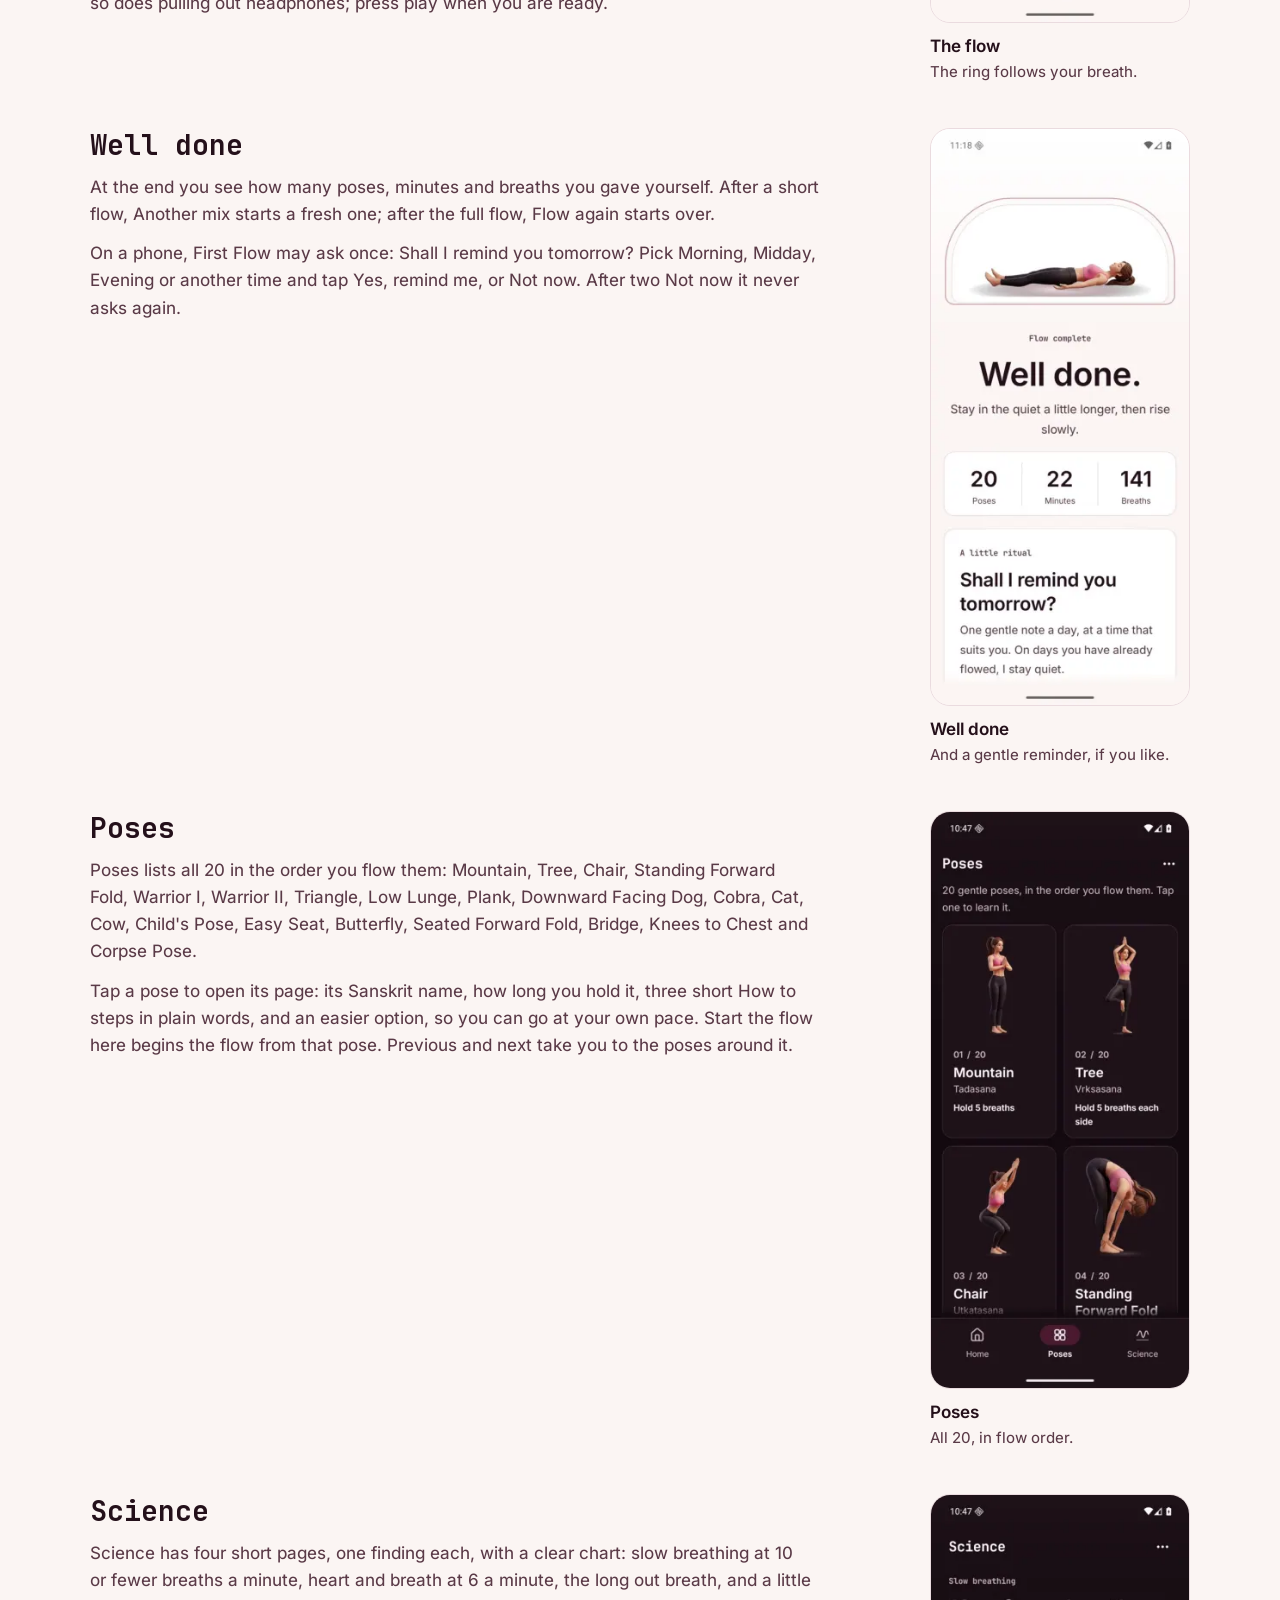
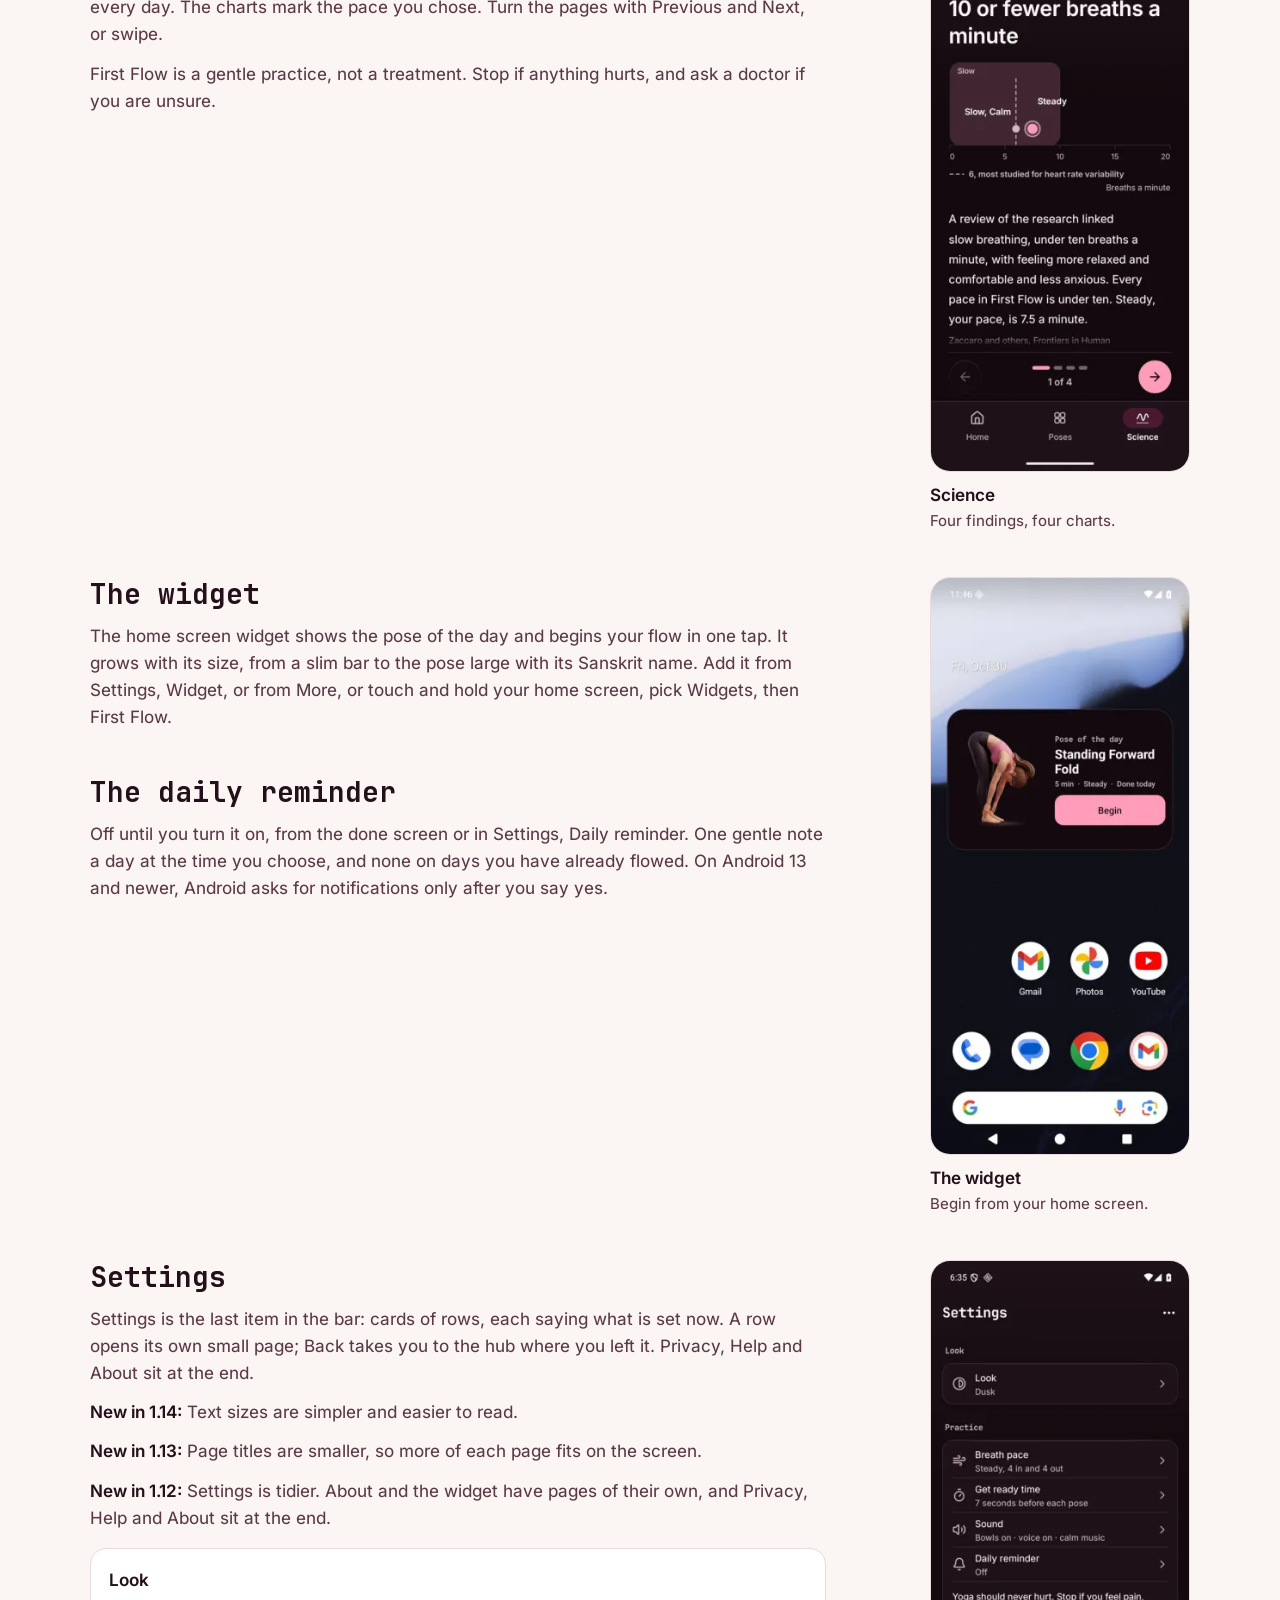
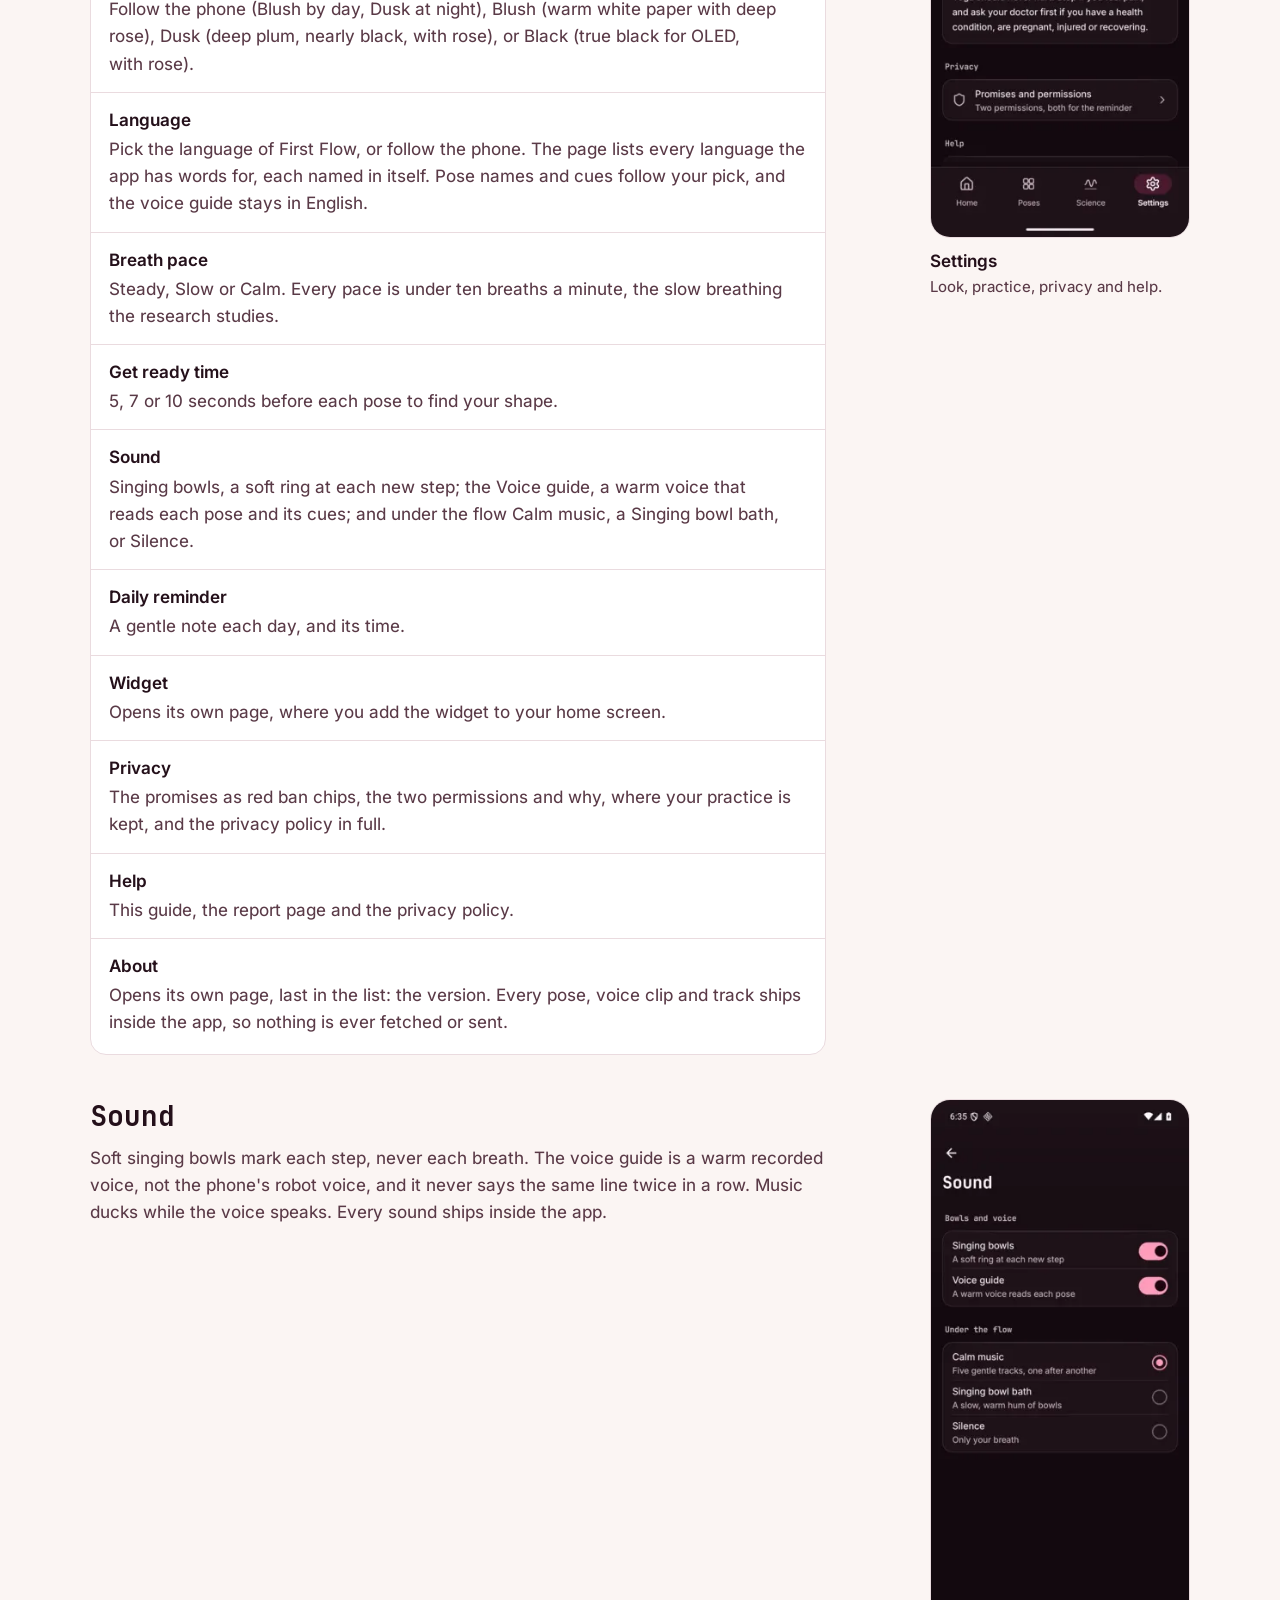
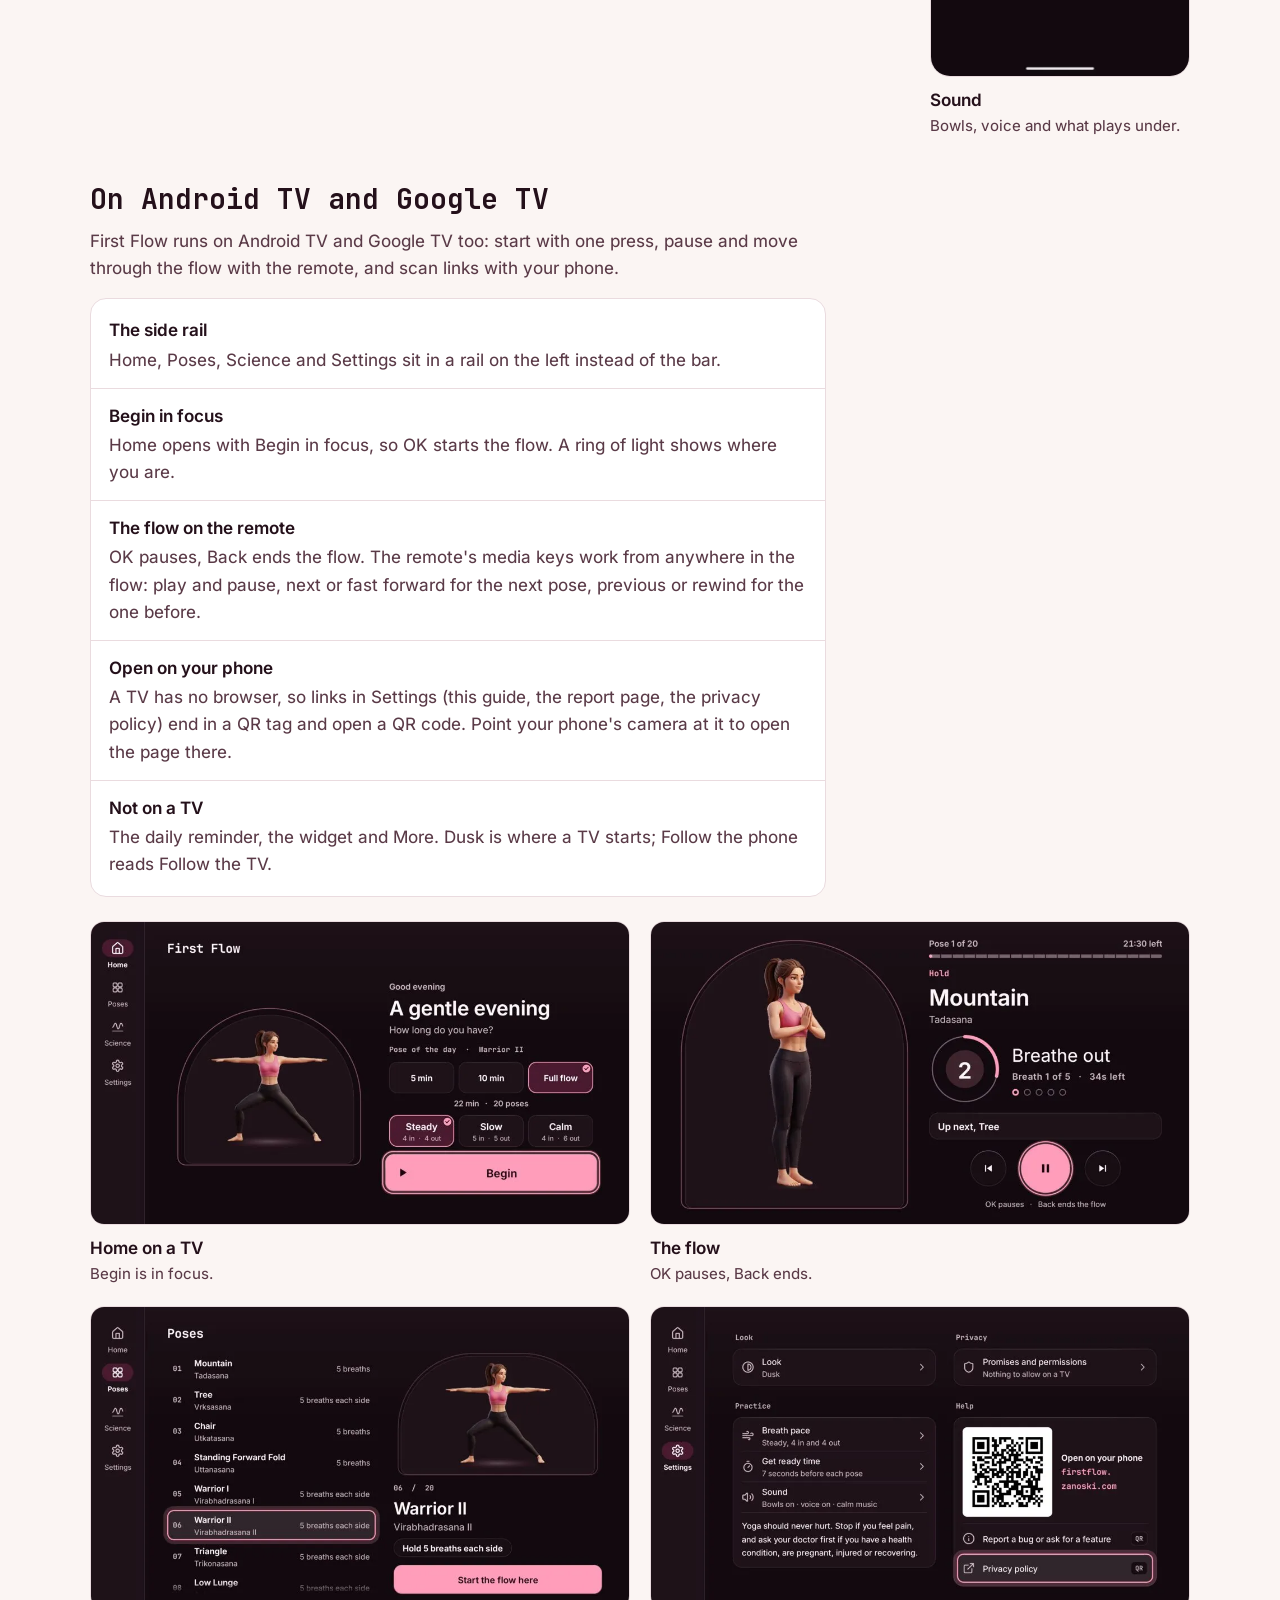
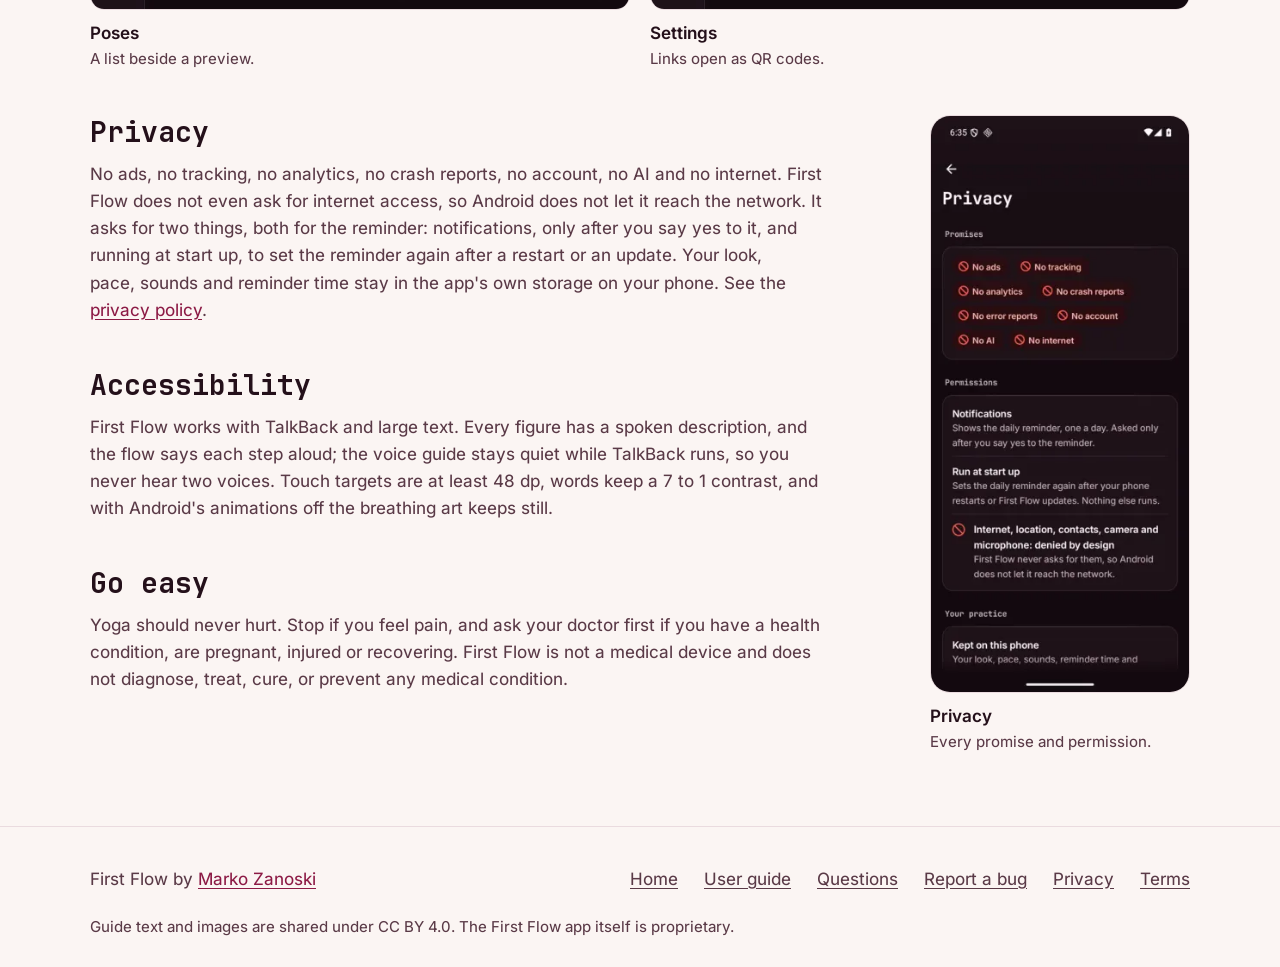
<file: docs/guide.html>
<!doctype html>
<html lang="en">
<head>
<meta charset="utf-8">
<meta name="viewport" content="width=device-width, initial-scale=1, viewport-fit=cover">
<title>Guide · First Flow user guide</title>
<meta name="description" content="How to use First Flow: Home, the guided flow, Poses, Science and Settings, the widget, the reminder and Android TV.">
<meta name="theme-color" content="#fbf5f3" media="(prefers-color-scheme: light)">
<meta name="theme-color" content="#120a0e" media="(prefers-color-scheme: dark)">
<meta property="og:title" content="Guide · First Flow user guide">
<meta property="og:description" content="How to use First Flow: Home, the guided flow, Poses, Science and Settings, the widget, the reminder and Android TV.">
<link rel="icon" href="img/icon.svg" type="image/svg+xml">
<link rel="preload" href="fonts/jetbrains-mono-bold.woff2" as="font" type="font/woff2" crossorigin>
<link rel="preload" href="fonts/inter-regular.woff2" as="font" type="font/woff2" crossorigin>
<style>:root {
color-scheme: light dark;
--zs-fill: #004cc0;
--zs-on-fill: #ffffff;
--zs-glow: #0068ff;
--zs-mono: "JetBrains Mono", ui-monospace, "SF Mono", Menlo, Consolas, monospace;
--zs-sans: "Inter", system-ui, -apple-system, "Segoe UI", Roboto, sans-serif;
--zs-fs: 1;
--zs-type-screen-title: calc(27px * var(--zs-fs));
--zs-type-app-bar-title: calc(22px * var(--zs-fs));
--zs-type-pro-headline: calc(22px * var(--zs-fs));
--zs-type-sheet-title: calc(18px * var(--zs-fs));
--zs-type-sheet-title-big: calc(22px * var(--zs-fs));
--zs-type-section-label: calc(13px * var(--zs-fs));
--zs-type-panel-value: calc(19px * var(--zs-fs));
--zs-type-number: calc(20px * var(--zs-fs));
--zs-type-version: calc(17px * var(--zs-fs));
--zs-type-body: calc(15px * var(--zs-fs));
--zs-type-key: calc(15px * var(--zs-fs));
--zs-type-key-main: calc(16px * var(--zs-fs));
--zs-type-header-key: calc(13px * var(--zs-fs));
--zs-type-item-name: calc(15px * var(--zs-fs));
--zs-type-feature-name: calc(15px * var(--zs-fs));
--zs-type-pitch: calc(14.5px * var(--zs-fs));
--zs-type-hint: calc(14px * var(--zs-fs));
--zs-type-small: calc(13.5px * var(--zs-fs));
--zs-type-feature-line: calc(13px * var(--zs-fs));
--zs-type-nav-label: calc(12.5px * var(--zs-fs));
--zs-type-chip: calc(12.5px * var(--zs-fs));
--zs-type-meta: calc(12.5px * var(--zs-fs));
--zs-type-axis: calc(12px * var(--zs-fs));
--zs-r-plate: 16px;
--zs-r-key: 14px;
--zs-r-key-focus-inner: 10px;
--zs-r-header-key: 12px;
--zs-r-icon-button: 12px;
--zs-r-row: 12px;
--zs-r-note: 12px;
--zs-r-theme-tile: 14px;
--zs-r-tile-preview: 9px;
--zs-r-feature-tile: 10px;
--zs-r-list-icon: 10px;
--zs-r-sheet-top: 24px;
--zs-r-grab: 4px;
--zs-r-pill: 999px;
--zs-r-chip: 999px;
--zs-r-switch: 999px;
--zs-key-h: 52px;
--zs-header-key-h: 48px;
--zs-touch: 48px;
--zs-row-h: 52px;
--zs-item-h: 56px;
--zs-nav-item-h: 56px;
--zs-pill-w: 60px;
--zs-pill-h: 32px;
--zs-pro-row-h: 60px;
--zs-content-max: 1100px;
--zs-press-ms: 70ms;
--zs-release-ms: 140ms;
--zs-look-ms: 250ms;
--zs-pill-ms: 200ms;
--zs-s0: 2px;
--zs-s1: 4px;
--zs-s2: 6px;
--zs-s3: 8px;
--zs-s4: 10px;
--zs-s5: 12px;
--zs-s6: 14px;
--zs-s7: 16px;
--zs-s8: 18px;
--zs-s9: 22px;
--zs-s10: 26px;
--zs-s11: 28px;
--zs-s12: 32px;
--zs-s13: 48px;
--zs-ground: #f6f7f9;
--zs-plate: #ffffff;
--zs-well: #eceef2;
--zs-line: #dfe2e8;
--zs-edge: #7b808c;
--zs-bevel: #ffffff;
--zs-text: #121418;
--zs-soft: #3d414a;
--zs-blue: #0a45ad;
--zs-on-blue: #ffffff;
--zs-ok: #0a5530;
--zs-warn: #5c3a00;
--zs-bad: #931313;
--zs-scrim: rgba(18,20,24,.38);
--zs-chosen: #e8f0ff;
--zs-on-chosen: #0a3f9e;
--zs-risky-fill: #fde8e7;
--zs-risky-text: #8a1010;
--zs-risky-line: #d42a20;
--zs-live-dot: #1a7f4b;
}
@media (prefers-color-scheme: dark) {
:root:not([data-look]), :root[data-look="auto"] {
--zs-ground: #000000;
--zs-plate: #0d0d10;
--zs-well: #16171b;
--zs-line: #24252b;
--zs-edge: #646771;
--zs-bevel: #34363e;
--zs-text: #ffffff;
--zs-soft: #b6b8c0;
--zs-blue: #7aaeff;
--zs-on-blue: #04132e;
--zs-ok: #6fdc9b;
--zs-warn: #f2c06b;
--zs-bad: #ff9d97;
--zs-scrim: rgba(0,0,0,.6);
--zs-chosen: #0a2350;
--zs-on-chosen: #ffffff;
--zs-risky-fill: #2a0d10;
--zs-risky-text: #ffb4ae;
--zs-risky-line: #ff5a4f;
--zs-live-dot: #3ecf8e;
}
}
:root[data-look="light"] {
color-scheme: light;
--zs-ground: #f6f7f9;
--zs-plate: #ffffff;
--zs-well: #eceef2;
--zs-line: #dfe2e8;
--zs-edge: #7b808c;
--zs-bevel: #ffffff;
--zs-text: #121418;
--zs-soft: #3d414a;
--zs-blue: #0a45ad;
--zs-on-blue: #ffffff;
--zs-ok: #0a5530;
--zs-warn: #5c3a00;
--zs-bad: #931313;
--zs-scrim: rgba(18,20,24,.38);
--zs-chosen: #e8f0ff;
--zs-on-chosen: #0a3f9e;
--zs-risky-fill: #fde8e7;
--zs-risky-text: #8a1010;
--zs-risky-line: #d42a20;
--zs-live-dot: #1a7f4b;
}
:root[data-look="dark"] {
color-scheme: dark;
--zs-ground: #111215;
--zs-plate: #18191d;
--zs-well: #1f2126;
--zs-line: #2a2c33;
--zs-edge: #6c707b;
--zs-bevel: #3a3d46;
--zs-text: #eceef2;
--zs-soft: #b5b8c1;
--zs-blue: #86b6ff;
--zs-on-blue: #04132e;
--zs-ok: #6fdc9b;
--zs-warn: #f2c06b;
--zs-bad: #ff9d97;
--zs-scrim: rgba(0,0,0,.55);
--zs-chosen: #0a2350;
--zs-on-chosen: #ffffff;
--zs-risky-fill: #2a0d10;
--zs-risky-text: #ffb4ae;
--zs-risky-line: #ff5a4f;
--zs-live-dot: #3ecf8e;
}
:root[data-look="black"] {
color-scheme: dark;
--zs-ground: #000000;
--zs-plate: #0d0d10;
--zs-well: #16171b;
--zs-line: #24252b;
--zs-edge: #646771;
--zs-bevel: #34363e;
--zs-text: #ffffff;
--zs-soft: #b6b8c0;
--zs-blue: #7aaeff;
--zs-on-blue: #04132e;
--zs-ok: #6fdc9b;
--zs-warn: #f2c06b;
--zs-bad: #ff9d97;
--zs-scrim: rgba(0,0,0,.6);
--zs-chosen: #0a2350;
--zs-on-chosen: #ffffff;
--zs-risky-fill: #2a0d10;
--zs-risky-text: #ffb4ae;
--zs-risky-line: #ff5a4f;
--zs-live-dot: #3ecf8e;
}
@media (prefers-reduced-motion: reduce) { :root { --zs-press-ms: 0ms; --zs-release-ms: 0ms; --zs-look-ms: 0ms; --zs-pill-ms: 0ms; } }
@font-face { font-family: Inter; src: url(fonts/inter-regular.woff2) format("woff2"); font-weight: 400; font-display: swap; }
@font-face { font-family: Inter; src: url(fonts/inter-semibold.woff2) format("woff2"); font-weight: 600; font-display: swap; }
@font-face { font-family: "JetBrains Mono"; src: url(fonts/jetbrains-mono-bold.woff2) format("woff2"); font-weight: 700; font-display: swap; }
:root, :root[data-look="light"] {
--zs-fill: #8c1a45; --zs-on-fill: #ffffff; --zs-glow: #8c1a45;
--zs-ground: #fbf5f3; --zs-plate: #ffffff; --zs-well: #f6ecec; --zs-line: #eadbdf; --zs-bevel: #ffffff;
--zs-text: #24101a; --zs-soft: #5a3a47; --zs-blue: #8c1a45;
}
@media (prefers-color-scheme: dark) {
:root:not([data-look]), :root[data-look="auto"] {
--zs-fill: #ff9dba; --zs-on-fill: #1a0710; --zs-glow: #ff9dba;
--zs-ground: #120a0e; --zs-plate: #1f1219; --zs-well: #170d13; --zs-line: #3a2630; --zs-bevel: #3d2a33;
--zs-text: #fff7f9; --zs-soft: #cdb7c0; --zs-blue: #ff9dba;
}
}
* { box-sizing: border-box; }
html { background: var(--zs-ground); scroll-behavior: smooth; -webkit-text-size-adjust: 100%; }
@media (prefers-reduced-motion: reduce) { html { scroll-behavior: auto; } }
body { margin: 0; color: var(--zs-text); background: var(--zs-ground); font: 400 1.0625rem/1.6 var(--zs-sans); -webkit-font-smoothing: antialiased; }
img, svg { display: block; max-width: 100%; }
a { color: var(--zs-blue); text-underline-offset: .2em; }
a:hover { text-decoration-thickness: 2px; }
:focus-visible { outline: 2px solid var(--zs-glow); outline-offset: 3px; border-radius: var(--zs-r-row); }
.skip { position: absolute; left: -999px; top: 8px; z-index: 20; background: var(--zs-fill); color: var(--zs-on-fill); padding: 12px 18px; border-radius: var(--zs-r-key); font-weight: 600; }
.skip:focus { left: 12px; }
.wrap { width: min(var(--zs-content-max), 100% - 40px); margin-inline: auto; }
h1, h2, .lbl { font-family: var(--zs-mono); font-weight: 700; letter-spacing: 0; margin: 0; }
h1, h2, h3 { text-wrap: balance; }
p, li, dd { text-wrap: pretty; }
h1 { font-size: clamp(2rem, 5.2vw, 3rem); line-height: 1.12; }
h2 { font-size: clamp(1.375rem, 3vw, 1.75rem); line-height: 1.2; margin: 44px 0 12px; }
h3, .h3 { font: 600 1.125rem/1.35 var(--zs-sans); margin: 0; }
.lbl { font-size: .875rem; color: var(--zs-soft); margin: 0 0 10px; }
p { margin: 0; }
p + p { margin-top: 12px; }
.bar { position: sticky; top: 0; z-index: 10; background: var(--zs-ground); border-bottom: 1px solid var(--zs-line); padding-top: env(safe-area-inset-top, 0px); }
.bar .wrap { display: flex; flex-wrap: wrap; align-items: center; justify-content: space-between; gap: 0 12px; min-height: 64px; padding-block: 8px; }
.brand { display: flex; align-items: center; gap: 10px; min-height: 48px; color: var(--zs-text); text-decoration: none; font: 700 1.25rem/1 var(--zs-mono); white-space: nowrap; }
.brand img { width: 34px; height: 34px; border-radius: 9px; }
.bar nav { display: flex; align-items: center; gap: 4px; }
.bar nav a { display: inline-flex; align-items: center; min-height: 48px; padding: 0 14px; border-radius: var(--zs-r-row); color: var(--zs-soft); font-weight: 600; font-size: .9375rem; text-decoration: none; white-space: nowrap; }
.bar nav a:hover, .bar nav a[aria-current] { color: var(--zs-text); background: var(--zs-well); }
@media (max-width: 760px) { .hide-s { display: none !important; } }
.key { display: inline-flex; align-items: center; justify-content: center; gap: 10px; min-height: var(--zs-key-h); padding: 0 22px; border-radius: var(--zs-r-key); border: 1px solid transparent; font: 600 1rem/1.2 var(--zs-sans); text-decoration: none; text-align: center; cursor: pointer; transition: transform var(--zs-release-ms) ease, filter var(--zs-release-ms) ease; }
.key:active { transform: scale(.97); transition-duration: var(--zs-press-ms); }
.key.filled, .bar nav a.key { color: var(--zs-on-fill); background: linear-gradient(var(--zs-fill), var(--zs-fill)) padding-box, linear-gradient(to bottom, rgba(255,255,255,.32), color-mix(in srgb, var(--zs-fill) 65%, #000) 45%) border-box; }
.key.filled:hover, .bar nav a.key:hover { color: var(--zs-on-fill); filter: brightness(1.08); }
.bar nav a.key { min-height: 48px; padding: 0 18px; border-radius: var(--zs-r-header-key); }
.key.tonal { color: var(--zs-text); background: linear-gradient(var(--zs-well), var(--zs-well)) padding-box, linear-gradient(to bottom, var(--zs-bevel), var(--zs-line) 45%) border-box; }
.keys { display: grid; gap: 10px; margin-top: 28px; max-width: 34rem; }
@media (min-width: 35em) { .keys { grid-auto-flow: column; grid-auto-columns: minmax(0, 1fr); } }
.plate { background: var(--zs-plate); border: 1px solid var(--zs-line); border-radius: var(--zs-r-plate); box-shadow: 0 1px 0 var(--zs-bevel) inset; }
.page { position: relative; isolation: isolate; padding-block: 40px 72px; }
.page::before { content: ""; position: absolute; inset: 0 0 auto; height: 320px; z-index: -1; pointer-events: none; background: radial-gradient(60% 100% at 50% 0%, color-mix(in srgb, var(--zs-glow) 12%, transparent), transparent); }
.lede { margin-top: 16px; max-width: 40rem; color: var(--zs-soft); font-size: clamp(1.0625rem, 1.8vw, 1.25rem); }
.doc { max-width: 46rem; overflow-wrap: break-word; }
.doc p, .doc li { color: var(--zs-soft); }
.doc strong, .doc b { color: var(--zs-text); font-weight: 600; }
.doc ul, .doc ol { padding-left: 1.3em; }
.doc li + li { margin-top: 6px; }
dl.rows { margin: 16px 0 0; padding: 4px 0; }
dl.rows > div { padding: 14px 18px; }
dl.rows > div + div { border-top: 1px solid var(--zs-line); }
dl.rows dt { font-weight: 600; color: var(--zs-text); }
dl.rows dd { margin: 2px 0 0; color: var(--zs-soft); }
.with-shot { display: grid; grid-template-columns: minmax(0, 1fr); gap: 24px; align-items: start; }
@media (min-width: 840px) { .with-shot { grid-template-columns: minmax(0, 1fr) 260px; gap: 56px; } .with-shot > figure { position: sticky; top: 88px; margin-top: 44px; } }
figure { margin: 0; }
figure img { width: 100%; height: auto; aspect-ratio: 9 / 20; border-radius: 20px; border: 1px solid var(--zs-line); background: var(--zs-plate); }
.with-shot > figure { max-width: 260px; }
figcaption { margin-top: 10px; font-weight: 600; }
figcaption span { display: block; font-weight: 400; color: var(--zs-soft); font-size: .9375rem; }
.shots { display: grid; gap: 16px; grid-template-columns: repeat(2, minmax(0, 1fr)); margin: 32px 0 0; padding: 0; list-style: none; }
@media (min-width: 840px) { .shots { grid-template-columns: repeat(4, minmax(0, 1fr)); gap: 24px; } }
figure.tv img { aspect-ratio: 16 / 9; border-radius: 14px; }
.tvshots { display: grid; gap: 20px; grid-template-columns: minmax(0, 1fr); margin: 24px 0 0; padding: 0; list-style: none; }
@media (min-width: 640px) { .tvshots { grid-template-columns: repeat(2, minmax(0, 1fr)); } }
.cards { display: grid; gap: 12px; margin-top: 24px; }
@media (min-width: 840px) { .cards { grid-template-columns: 1fr 1fr; } }
.card { padding: 22px; display: flex; flex-direction: column; gap: 6px; }
.card p { color: var(--zs-soft); }
.card .key { margin-top: auto; align-self: start; }
.card p:last-of-type { margin-bottom: 14px; }
.mail { color: var(--zs-text); }
.sr { position: absolute; width: 1px; height: 1px; overflow: hidden; clip-path: inset(50%); white-space: nowrap; }
footer { border-top: 1px solid var(--zs-line); padding: 28px 0 calc(28px + env(safe-area-inset-bottom, 0px)); color: var(--zs-soft); }
footer .wrap { display: flex; flex-wrap: wrap; gap: 12px 24px; justify-content: space-between; align-items: center; }
footer nav { display: flex; flex-wrap: wrap; gap: 2px; margin-inline: -12px; }
footer nav a { display: inline-flex; align-items: center; min-height: 48px; padding: 0 12px; color: var(--zs-soft); border-radius: var(--zs-r-row); }
footer nav a:hover, footer nav a[aria-current] { color: var(--zs-text); }
footer .lic { flex-basis: 100%; font-size: .9375rem; }
@media (min-width: 2200px) { html { font-size: 130%; } .wrap { width: min(1600px, 100% - 96px); } }
@media (min-width: 3200px) { html { font-size: 180%; } .wrap { width: min(2400px, 100% - 160px); } }
@media (prefers-reduced-motion: reduce) { .key { transition: none; } .key:active { transform: none; } }</style>
</head>
<body>
<a class="skip" href="#main">Skip to content</a>
<header class="bar">
  <div class="wrap">
    <a class="brand" href="index.html"><img src="img/icon.svg" alt="" width="34" height="34"><span>First Flow</span></a>
    <nav aria-label="Guide pages"><a class="hide-s" href="index.html">Home</a><a class="hide-s" href="guide.html" aria-current="page">Guide</a><a class="hide-s" href="faq.html">Questions</a><a class="hide-s" href="report.html">Report a bug</a><a class="key" href="https://play.google.com/store/apps/details?id=com.zanoshky.firstflow&amp;referrer=utm_source%3Dgithub%26utm_medium%3Dguide%26utm_campaign%3Dfirst-flow-2026-11">Get the app</a></nav>
  </div>
</header>
<main id="main" class="page">
  <div class="wrap">

    <p class="lbl">Guide</p>
    <h1>How First Flow works</h1>

    <div class="with-shot">
      <div class="doc">
        <h2>Start in one tap</h2>
        <p>First Flow opens on Home. It greets you by the time of day, shows the pose of the day in its arch, and asks how long you have. Pick a length, pick a pace, and press Begin.</p>
        <dl class="rows plate">
          <div><dt>5 min and 10 min</dt><dd>A new mix of standing, floor and seated poses each time.</dd></div>
          <div><dt>Full flow</dt><dd>All 20 poses in order, about 20 minutes.</dd></div>
          <div><dt>Steady</dt><dd>4 in and 4 out.</dd></div>
          <div><dt>Slow</dt><dd>5 in and 5 out.</dd></div>
          <div><dt>Calm</dt><dd>4 in and 6 out, a longer out breath to settle you.</dd></div>
        </dl>
        <p style="margin-top:16px">Tap the pose of the day to read about it.</p>

        <h2>Four sections in the bar</h2>
        <p>The bar at the foot of the screen has Home, Poses, Science and Settings. Tap one to go there, or tap the one you are on to go back to its top. The three dots at the top right open More, with Add the widget.</p>
      </div>
      <figure><img src="img/home.jpg" srcset="img/home-300.webp 300w, img/home-540.webp 540w" sizes="(min-width: 840px) 260px, 45vw" alt="First Flow Home in Dusk: Good evening, A gentle evening, How long do you have?, Warrior II as the pose of the day in its arch, the 5 min, 10 min and Full flow lengths, the Steady, Slow and Calm paces and a big Begin key, with Home, Poses, Science and Settings in the bar." width="540" height="1200" loading="lazy" decoding="async"><figcaption>Home<span>Length, pace and Begin.</span></figcaption></figure>
    </div>

    <div class="with-shot">
      <div class="doc">
        <h2>The flow</h2>
        <p>Each pose starts with a short Get ready time to move into it (5, 7 or 10 seconds, set in Settings), then you hold it for a few slow breaths. The breath ring fills as you breathe in and empties as you breathe out, and its number counts the seconds left in this breath. The words say Breathe in or Breathe out, and which breath of the hold you are on.</p>
        <p>Poses that work one side at a time give each side its turn: Hold, first side, then Switch sides, then the second side. Near the end of a pose you see what is up next.</p>
        <dl class="rows plate">
          <div><dt>Pause and play</dt><dd>The big round key in the middle.</dd></div>
          <div><dt>Previous and next</dt><dd>The keys on each side go back a pose or skip ahead.</dd></div>
          <div><dt>End the flow</dt><dd>The cross at the top left.</dd></div>
        </dl>
        <p style="margin-top:16px">The screen stays on while the flow runs. A call or another app playing sound pauses it, and so does pulling out headphones; press play when you are ready.</p>
      </div>
      <figure><img src="img/flow.jpg" srcset="img/flow-300.webp 300w, img/flow-540.webp 540w" sizes="(min-width: 840px) 260px, 45vw" alt="The flow in Blush, paused before Mountain, pose 1 of 20 with 21:57 left: the figure stands in its arch, the breath ring shows 2, and under it Paused, Tap play when you are ready, with previous, play and next keys." width="540" height="1200" loading="lazy" decoding="async"><figcaption>The flow<span>The ring follows your breath.</span></figcaption></figure>
    </div>

    <div class="with-shot">
      <div class="doc">
        <h2>Well done</h2>
        <p>At the end you see how many poses, minutes and breaths you gave yourself. After a short flow, Another mix starts a fresh one; after the full flow, Flow again starts over.</p>
        <p>On a phone, First Flow may ask once: Shall I remind you tomorrow? Pick Morning, Midday, Evening or another time and tap Yes, remind me, or Not now. After two Not now it never asks again.</p>
      </div>
      <figure><img src="img/done.jpg" srcset="img/done-300.webp 300w, img/done-540.webp 540w" sizes="(min-width: 840px) 260px, 45vw" alt="The done screen in Blush: Corpse Pose in its arch, Flow complete, Well done., Stay in the quiet a little longer, then rise slowly, 20 poses, 22 minutes and 141 breaths, then the card A little ritual, Shall I remind you tomorrow?" width="540" height="1200" loading="lazy" decoding="async"><figcaption>Well done<span>And a gentle reminder, if you like.</span></figcaption></figure>
    </div>

    <div class="with-shot">
      <div class="doc">
        <h2>Poses</h2>
        <p>Poses lists all 20 in the order you flow them: Mountain, Tree, Chair, Standing Forward Fold, Warrior I, Warrior II, Triangle, Low Lunge, Plank, Downward Facing Dog, Cobra, Cat, Cow, Child's Pose, Easy Seat, Butterfly, Seated Forward Fold, Bridge, Knees to Chest and Corpse Pose.</p>
        <p>Tap a pose to open its page: its Sanskrit name, how long you hold it, three short How to steps in plain words, and an easier option, so you can go at your own pace. Start the flow here begins the flow from that pose. Previous and next take you to the poses around it.</p>
      </div>
      <figure><img src="img/poses.jpg" srcset="img/poses-300.webp 300w, img/poses-540.webp 540w" sizes="(min-width: 840px) 260px, 45vw" alt="Poses in Dusk: 20 gentle poses, in the order you flow them. Tap one to learn it. Cards for Mountain, Tree, Chair and Standing Forward Fold, each with its number, Sanskrit name and hold." width="540" height="1200" loading="lazy" decoding="async"><figcaption>Poses<span>All 20, in flow order.</span></figcaption></figure>
    </div>

    <div class="with-shot">
      <div class="doc">
        <h2>Science</h2>
        <p>Science has four short pages, one finding each, with a clear chart: slow breathing at 10 or fewer breaths a minute, heart and breath at 6 a minute, the long out breath, and a little every day. The charts mark the pace you chose. Turn the pages with Previous and Next, or swipe.</p>
        <p>First Flow is a gentle practice, not a treatment. Stop if anything hurts, and ask a doctor if you are unsure.</p>
      </div>
      <figure><img src="img/science.jpg" srcset="img/science-300.webp 300w, img/science-540.webp 540w" sizes="(min-width: 840px) 260px, 45vw" alt="Science page 1 of 4 in Dusk: Slow breathing, 10 or fewer breaths a minute, a chart that marks Steady and Slow, Calm, and a short summary of the research." width="540" height="1200" loading="lazy" decoding="async"><figcaption>Science<span>Four findings, four charts.</span></figcaption></figure>
    </div>

    <div class="with-shot">
      <div class="doc">
        <h2>The widget</h2>
        <p>The home screen widget shows the pose of the day and begins your flow in one tap. It grows with its size, from a slim bar to the pose large with its Sanskrit name. Add it from Settings, Widget, or from More, or touch and hold your home screen, pick Widgets, then First Flow.</p>

        <h2>The daily reminder</h2>
        <p>Off until you turn it on, from the done screen or in Settings, Daily reminder. One gentle note a day at the time you choose, and none on days you have already flowed. On Android 13 and newer, Android asks for notifications only after you say yes.</p>
      </div>
      <figure><img src="img/widget.jpg" srcset="img/widget-300.webp 300w, img/widget-540.webp 540w" sizes="(min-width: 840px) 260px, 45vw" alt="An Android home screen with the First Flow widget: the pose of the day, Standing Forward Fold, the line 5 min, Steady, Done today, and a Begin key." width="540" height="1200" loading="lazy" decoding="async"><figcaption>The widget<span>Begin from your home screen.</span></figcaption></figure>
    </div>

    <div class="with-shot">
      <div class="doc">
        <h2>Settings</h2>
        <p>Settings is the last item in the bar: cards of rows, each saying what is set now. A row opens its own small page; Back takes you to the hub where you left it. Privacy, Help and About sit at the end.</p>
        <p><strong>New in 1.14:</strong> Text sizes are simpler and easier to read.</p>
        <p><strong>New in 1.13:</strong> Page titles are smaller, so more of each page fits on the screen.</p>
        <p><strong>New in 1.12:</strong> Settings is tidier. About and the widget have pages of their own, and Privacy, Help and About sit at the end.</p>
        <dl class="rows plate">
          <div><dt>Look</dt><dd>Follow the phone (Blush by day, Dusk at night), Blush (warm white paper with deep rose), Dusk (deep plum, nearly black, with rose), or Black (true black for OLED, with rose).</dd></div>
          <div><dt>Language</dt><dd>Pick the language of First Flow, or follow the phone. The page lists every language the app has words for, each named in itself. Pose names and cues follow your pick, and the voice guide stays in English.</dd></div>
          <div><dt>Breath pace</dt><dd>Steady, Slow or Calm. Every pace is under ten breaths a minute, the slow breathing the research studies.</dd></div>
          <div><dt>Get ready time</dt><dd>5, 7 or 10 seconds before each pose to find your shape.</dd></div>
          <div><dt>Sound</dt><dd>Singing bowls, a soft ring at each new step; the Voice guide, a warm voice that reads each pose and its cues; and under the flow Calm music, a Singing bowl bath, or Silence.</dd></div>
          <div><dt>Daily reminder</dt><dd>A gentle note each day, and its time.</dd></div>
          <div><dt>Widget</dt><dd>Opens its own page, where you add the widget to your home screen.</dd></div>
          <div><dt>Privacy</dt><dd>The promises as red ban chips, the two permissions and why, where your practice is kept, and the privacy policy in full.</dd></div>
          <div><dt>Help</dt><dd>This guide, the report page and the privacy policy.</dd></div>
          <div><dt>About</dt><dd>Opens its own page, last in the list: the version. Every pose, voice clip and track ships inside the app, so nothing is ever fetched or sent.</dd></div>
        </dl>
      </div>
      <figure><img src="img/settings.jpg" srcset="img/settings-300.webp 300w, img/settings-540.webp 540w" sizes="(min-width: 840px) 260px, 45vw" alt="Settings in Dusk: Look set to Dusk, then Practice with Breath pace, Get ready time, Sound and Daily reminder, the note that yoga should never hurt, and Privacy." width="540" height="1200" loading="lazy" decoding="async"><figcaption>Settings<span>Look, practice, privacy and help.</span></figcaption></figure>
    </div>

    <div class="with-shot">
      <div class="doc">
        <h2>Sound</h2>
        <p>Soft singing bowls mark each step, never each breath. The voice guide is a warm recorded voice, not the phone's robot voice, and it never says the same line twice in a row. Music ducks while the voice speaks. Every sound ships inside the app.</p>
      </div>
      <figure><img src="img/sound.jpg" srcset="img/sound-300.webp 300w, img/sound-540.webp 540w" sizes="(min-width: 840px) 260px, 45vw" alt="The Sound page in Dusk: Singing bowls and Voice guide switched on, then Under the flow with Calm music chosen over Singing bowl bath and Silence." width="540" height="1200" loading="lazy" decoding="async"><figcaption>Sound<span>Bowls, voice and what plays under.</span></figcaption></figure>
    </div>

    <div class="doc">
      <h2>On Android TV and Google TV</h2>
      <p>First Flow runs on Android TV and Google TV too: start with one press, pause and move through the flow with the remote, and scan links with your phone.</p>
      <dl class="rows plate">
        <div><dt>The side rail</dt><dd>Home, Poses, Science and Settings sit in a rail on the left instead of the bar.</dd></div>
        <div><dt>Begin in focus</dt><dd>Home opens with Begin in focus, so OK starts the flow. A ring of light shows where you are.</dd></div>
        <div><dt>The flow on the remote</dt><dd>OK pauses, Back ends the flow. The remote's media keys work from anywhere in the flow: play and pause, next or fast forward for the next pose, previous or rewind for the one before.</dd></div>
        <div><dt>Open on your phone</dt><dd>A TV has no browser, so links in Settings (this guide, the report page, the privacy policy) end in a QR tag and open a QR code. Point your phone's camera at it to open the page there.</dd></div>
        <div><dt>Not on a TV</dt><dd>The daily reminder, the widget and More. Dusk is where a TV starts; Follow the phone reads Follow the TV.</dd></div>
      </dl>
    </div>
    <ul class="tvshots">
      <li><figure class="tv"><img src="img/tv-home.jpg" srcset="img/tv-home-480.webp 480w, img/tv-home-960.webp 960w" sizes="(min-width: 1140px) 540px, (min-width: 640px) 48vw, 100vw" alt="First Flow Home on a TV with the side rail on the left, Warrior II as the pose of the day, Full flow and Steady chosen, 22 min and 20 poses, and Begin in focus." width="960" height="540" loading="lazy" decoding="async"><figcaption>Home on a TV<span>Begin is in focus.</span></figcaption></figure></li>
      <li><figure class="tv"><img src="img/tv-flow.jpg" srcset="img/tv-flow-480.webp 480w, img/tv-flow-960.webp 960w" sizes="(min-width: 1140px) 540px, (min-width: 640px) 48vw, 100vw" alt="The flow on a TV holding Mountain, pose 1 of 20: the figure on the left, the breath ring beside Breathe out, Up next, Tree, the pause key in focus and the hint OK pauses, Back ends the flow." width="960" height="540" loading="lazy" decoding="async"><figcaption>The flow<span>OK pauses, Back ends.</span></figcaption></figure></li>
      <li><figure class="tv"><img src="img/tv-poses.jpg" srcset="img/tv-poses-480.webp 480w, img/tv-poses-960.webp 960w" sizes="(min-width: 1140px) 540px, (min-width: 640px) 48vw, 100vw" alt="Poses on a TV: a list on the left with Warrior II in focus, and on the right its figure, Hold 5 breaths each side and Start the flow here." width="960" height="540" loading="lazy" decoding="async"><figcaption>Poses<span>A list beside a preview.</span></figcaption></figure></li>
      <li><figure class="tv"><img src="img/tv-settings.jpg" srcset="img/tv-settings-480.webp 480w, img/tv-settings-960.webp 960w" sizes="(min-width: 1140px) 540px, (min-width: 640px) 48vw, 100vw" alt="Settings on a TV in two columns: Look, Practice with breath pace, get ready time and sound, Privacy, and Help with a QR code and the report and privacy rows." width="960" height="540" loading="lazy" decoding="async"><figcaption>Settings<span>Links open as QR codes.</span></figcaption></figure></li>
    </ul>

    <div class="with-shot">
      <div class="doc">
        <h2>Privacy</h2>
        <p>No ads, no tracking, no analytics, no crash reports, no account, no AI and no internet. First Flow does not even ask for internet access, so Android does not let it reach the network. It asks for two things, both for the reminder: notifications, only after you say yes to it, and running at start up, to set the reminder again after a restart or an update. Your look, pace, sounds and reminder time stay in the app's own storage on your phone. See the <a href="https://firstflow.zanoski.com/privacy">privacy policy</a>.</p>

        <h2>Accessibility</h2>
        <p>First Flow works with TalkBack and large text. Every figure has a spoken description, and the flow says each step aloud; the voice guide stays quiet while TalkBack runs, so you never hear two voices. Touch targets are at least 48 dp, words keep a 7 to 1 contrast, and with Android's animations off the breathing art keeps still.</p>

        <h2>Go easy</h2>
        <p>Yoga should never hurt. Stop if you feel pain, and ask your doctor first if you have a health condition, are pregnant, injured or recovering. First Flow is not a medical device and does not diagnose, treat, cure, or prevent any medical condition.</p>
      </div>
      <figure><img src="img/privacy.jpg" srcset="img/privacy-300.webp 300w, img/privacy-540.webp 540w" sizes="(min-width: 840px) 260px, 45vw" alt="Privacy in Dusk: red ban chips No ads, No tracking, No analytics, No crash reports, No error reports, No account, No AI and No internet, then the Notifications and Run at start up permissions and Internet, location, contacts, camera and microphone denied by design." width="540" height="1200" loading="lazy" decoding="async"><figcaption>Privacy<span>Every promise and permission.</span></figcaption></figure>
    </div>

  </div>
</main>
<footer>
  <div class="wrap">
    <span>First Flow by <a href="https://zanoski.com">Marko Zanoski</a></span>
    <nav aria-label="Footer"><a href="https://firstflow.zanoski.com">Home</a><a href="index.html">User guide</a><a href="faq.html">Questions</a><a href="report.html">Report a bug</a><a href="https://firstflow.zanoski.com/privacy">Privacy</a><a href="https://firstflow.zanoski.com/terms">Terms</a></nav>
    <p class="lic">Guide text and images are shared under CC BY 4.0. The First Flow app itself is proprietary.</p>
  </div>
</footer>
</body>
</html>
</file>
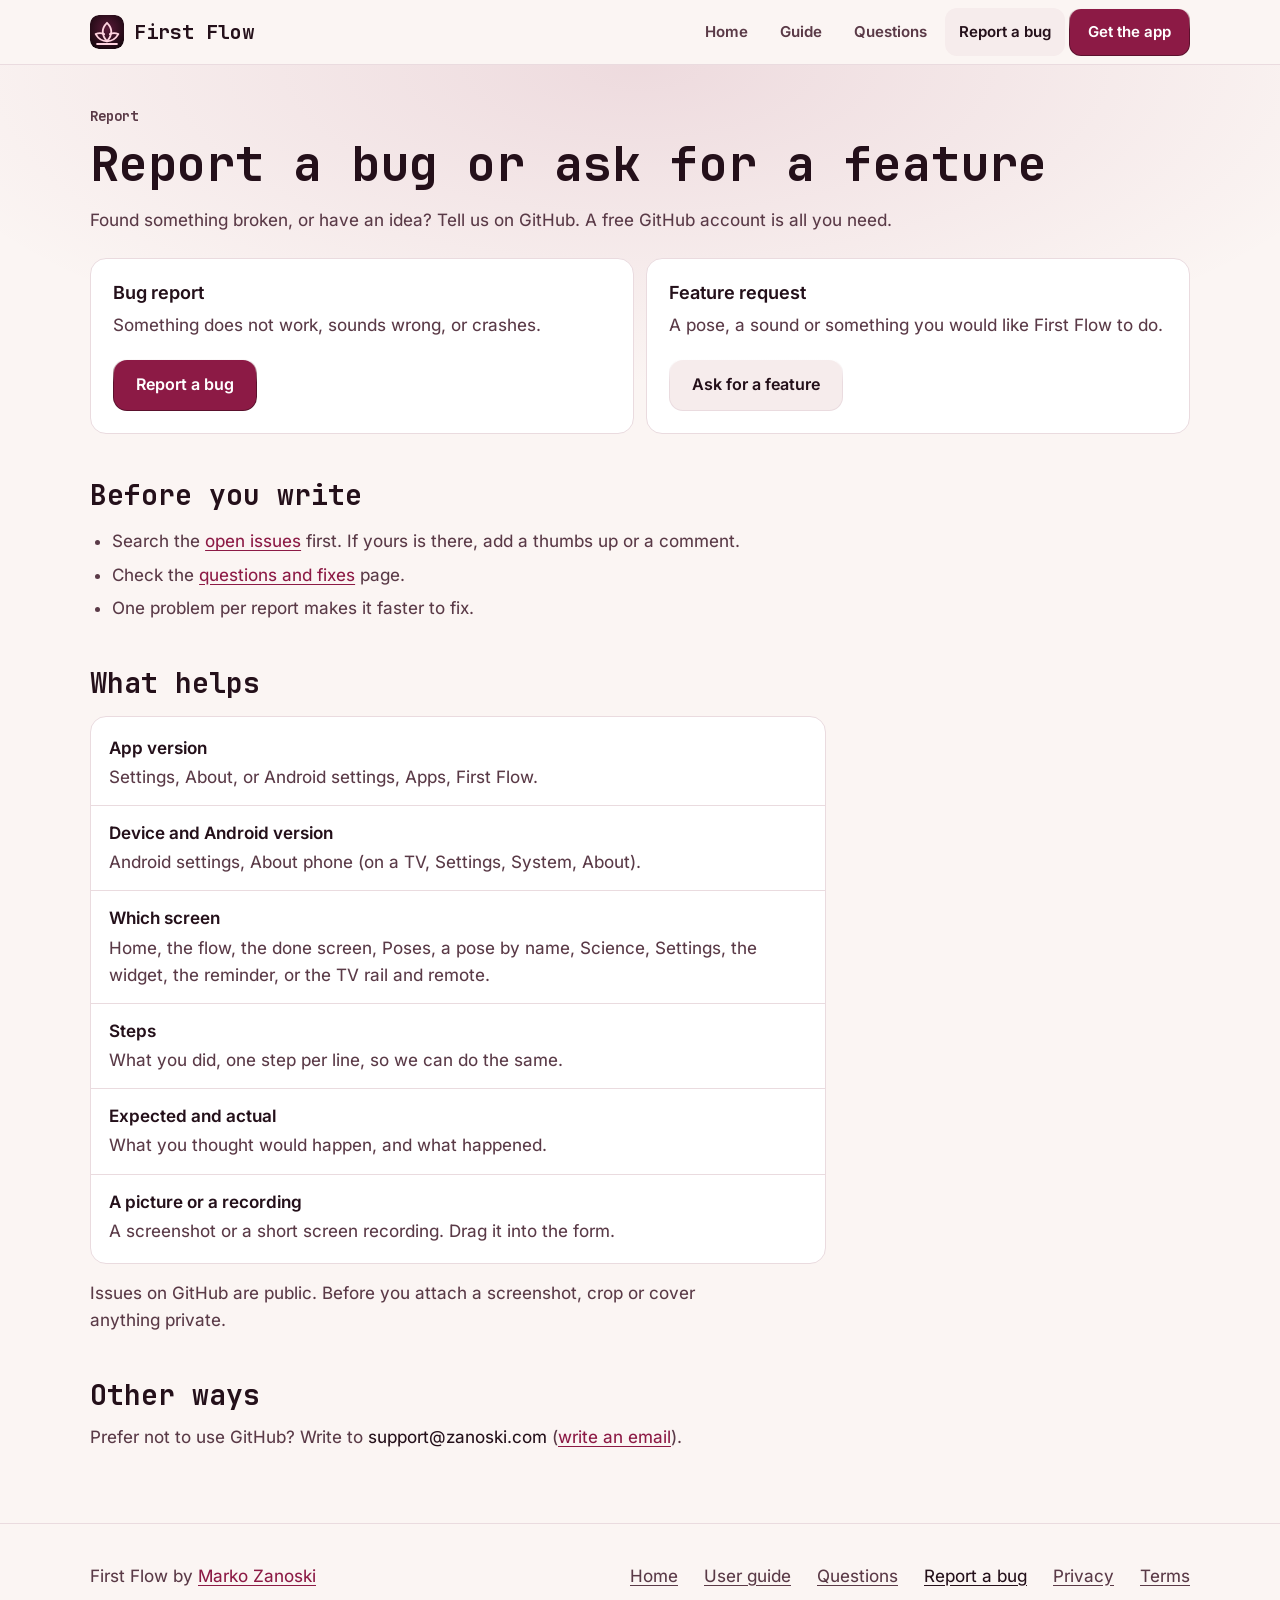
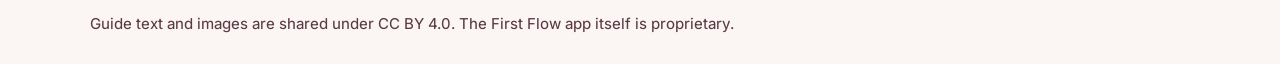
<file: docs/report.html>
<!doctype html>
<html lang="en">
<head>
<meta charset="utf-8">
<meta name="viewport" content="width=device-width, initial-scale=1, viewport-fit=cover">
<title>Report a bug · First Flow user guide</title>
<meta name="description" content="How to report a First Flow bug or ask for a feature on GitHub.">
<meta name="theme-color" content="#fbf5f3" media="(prefers-color-scheme: light)">
<meta name="theme-color" content="#120a0e" media="(prefers-color-scheme: dark)">
<meta property="og:title" content="Report a bug · First Flow user guide">
<meta property="og:description" content="How to report a First Flow bug or ask for a feature on GitHub.">
<link rel="icon" href="img/icon.svg" type="image/svg+xml">
<link rel="preload" href="fonts/jetbrains-mono-bold.woff2" as="font" type="font/woff2" crossorigin>
<link rel="preload" href="fonts/inter-regular.woff2" as="font" type="font/woff2" crossorigin>
<style>:root {
color-scheme: light dark;
--zs-fill: #004cc0;
--zs-on-fill: #ffffff;
--zs-glow: #0068ff;
--zs-mono: "JetBrains Mono", ui-monospace, "SF Mono", Menlo, Consolas, monospace;
--zs-sans: "Inter", system-ui, -apple-system, "Segoe UI", Roboto, sans-serif;
--zs-fs: 1;
--zs-type-screen-title: calc(27px * var(--zs-fs));
--zs-type-app-bar-title: calc(22px * var(--zs-fs));
--zs-type-pro-headline: calc(22px * var(--zs-fs));
--zs-type-sheet-title: calc(18px * var(--zs-fs));
--zs-type-sheet-title-big: calc(22px * var(--zs-fs));
--zs-type-section-label: calc(13px * var(--zs-fs));
--zs-type-panel-value: calc(19px * var(--zs-fs));
--zs-type-number: calc(20px * var(--zs-fs));
--zs-type-version: calc(17px * var(--zs-fs));
--zs-type-body: calc(15px * var(--zs-fs));
--zs-type-key: calc(15px * var(--zs-fs));
--zs-type-key-main: calc(16px * var(--zs-fs));
--zs-type-header-key: calc(13px * var(--zs-fs));
--zs-type-item-name: calc(15px * var(--zs-fs));
--zs-type-feature-name: calc(15px * var(--zs-fs));
--zs-type-pitch: calc(14.5px * var(--zs-fs));
--zs-type-hint: calc(14px * var(--zs-fs));
--zs-type-small: calc(13.5px * var(--zs-fs));
--zs-type-feature-line: calc(13px * var(--zs-fs));
--zs-type-nav-label: calc(12.5px * var(--zs-fs));
--zs-type-chip: calc(12.5px * var(--zs-fs));
--zs-type-meta: calc(12.5px * var(--zs-fs));
--zs-type-axis: calc(12px * var(--zs-fs));
--zs-r-plate: 16px;
--zs-r-key: 14px;
--zs-r-key-focus-inner: 10px;
--zs-r-header-key: 12px;
--zs-r-icon-button: 12px;
--zs-r-row: 12px;
--zs-r-note: 12px;
--zs-r-theme-tile: 14px;
--zs-r-tile-preview: 9px;
--zs-r-feature-tile: 10px;
--zs-r-list-icon: 10px;
--zs-r-sheet-top: 24px;
--zs-r-grab: 4px;
--zs-r-pill: 999px;
--zs-r-chip: 999px;
--zs-r-switch: 999px;
--zs-key-h: 52px;
--zs-header-key-h: 48px;
--zs-touch: 48px;
--zs-row-h: 52px;
--zs-item-h: 56px;
--zs-nav-item-h: 56px;
--zs-pill-w: 60px;
--zs-pill-h: 32px;
--zs-pro-row-h: 60px;
--zs-content-max: 1100px;
--zs-press-ms: 70ms;
--zs-release-ms: 140ms;
--zs-look-ms: 250ms;
--zs-pill-ms: 200ms;
--zs-s0: 2px;
--zs-s1: 4px;
--zs-s2: 6px;
--zs-s3: 8px;
--zs-s4: 10px;
--zs-s5: 12px;
--zs-s6: 14px;
--zs-s7: 16px;
--zs-s8: 18px;
--zs-s9: 22px;
--zs-s10: 26px;
--zs-s11: 28px;
--zs-s12: 32px;
--zs-s13: 48px;
--zs-ground: #f6f7f9;
--zs-plate: #ffffff;
--zs-well: #eceef2;
--zs-line: #dfe2e8;
--zs-edge: #7b808c;
--zs-bevel: #ffffff;
--zs-text: #121418;
--zs-soft: #3d414a;
--zs-blue: #0a45ad;
--zs-on-blue: #ffffff;
--zs-ok: #0a5530;
--zs-warn: #5c3a00;
--zs-bad: #931313;
--zs-scrim: rgba(18,20,24,.38);
--zs-chosen: #e8f0ff;
--zs-on-chosen: #0a3f9e;
--zs-risky-fill: #fde8e7;
--zs-risky-text: #8a1010;
--zs-risky-line: #d42a20;
--zs-live-dot: #1a7f4b;
}
@media (prefers-color-scheme: dark) {
:root:not([data-look]), :root[data-look="auto"] {
--zs-ground: #000000;
--zs-plate: #0d0d10;
--zs-well: #16171b;
--zs-line: #24252b;
--zs-edge: #646771;
--zs-bevel: #34363e;
--zs-text: #ffffff;
--zs-soft: #b6b8c0;
--zs-blue: #7aaeff;
--zs-on-blue: #04132e;
--zs-ok: #6fdc9b;
--zs-warn: #f2c06b;
--zs-bad: #ff9d97;
--zs-scrim: rgba(0,0,0,.6);
--zs-chosen: #0a2350;
--zs-on-chosen: #ffffff;
--zs-risky-fill: #2a0d10;
--zs-risky-text: #ffb4ae;
--zs-risky-line: #ff5a4f;
--zs-live-dot: #3ecf8e;
}
}
:root[data-look="light"] {
color-scheme: light;
--zs-ground: #f6f7f9;
--zs-plate: #ffffff;
--zs-well: #eceef2;
--zs-line: #dfe2e8;
--zs-edge: #7b808c;
--zs-bevel: #ffffff;
--zs-text: #121418;
--zs-soft: #3d414a;
--zs-blue: #0a45ad;
--zs-on-blue: #ffffff;
--zs-ok: #0a5530;
--zs-warn: #5c3a00;
--zs-bad: #931313;
--zs-scrim: rgba(18,20,24,.38);
--zs-chosen: #e8f0ff;
--zs-on-chosen: #0a3f9e;
--zs-risky-fill: #fde8e7;
--zs-risky-text: #8a1010;
--zs-risky-line: #d42a20;
--zs-live-dot: #1a7f4b;
}
:root[data-look="dark"] {
color-scheme: dark;
--zs-ground: #111215;
--zs-plate: #18191d;
--zs-well: #1f2126;
--zs-line: #2a2c33;
--zs-edge: #6c707b;
--zs-bevel: #3a3d46;
--zs-text: #eceef2;
--zs-soft: #b5b8c1;
--zs-blue: #86b6ff;
--zs-on-blue: #04132e;
--zs-ok: #6fdc9b;
--zs-warn: #f2c06b;
--zs-bad: #ff9d97;
--zs-scrim: rgba(0,0,0,.55);
--zs-chosen: #0a2350;
--zs-on-chosen: #ffffff;
--zs-risky-fill: #2a0d10;
--zs-risky-text: #ffb4ae;
--zs-risky-line: #ff5a4f;
--zs-live-dot: #3ecf8e;
}
:root[data-look="black"] {
color-scheme: dark;
--zs-ground: #000000;
--zs-plate: #0d0d10;
--zs-well: #16171b;
--zs-line: #24252b;
--zs-edge: #646771;
--zs-bevel: #34363e;
--zs-text: #ffffff;
--zs-soft: #b6b8c0;
--zs-blue: #7aaeff;
--zs-on-blue: #04132e;
--zs-ok: #6fdc9b;
--zs-warn: #f2c06b;
--zs-bad: #ff9d97;
--zs-scrim: rgba(0,0,0,.6);
--zs-chosen: #0a2350;
--zs-on-chosen: #ffffff;
--zs-risky-fill: #2a0d10;
--zs-risky-text: #ffb4ae;
--zs-risky-line: #ff5a4f;
--zs-live-dot: #3ecf8e;
}
@media (prefers-reduced-motion: reduce) { :root { --zs-press-ms: 0ms; --zs-release-ms: 0ms; --zs-look-ms: 0ms; --zs-pill-ms: 0ms; } }
@font-face { font-family: Inter; src: url(fonts/inter-regular.woff2) format("woff2"); font-weight: 400; font-display: swap; }
@font-face { font-family: Inter; src: url(fonts/inter-semibold.woff2) format("woff2"); font-weight: 600; font-display: swap; }
@font-face { font-family: "JetBrains Mono"; src: url(fonts/jetbrains-mono-bold.woff2) format("woff2"); font-weight: 700; font-display: swap; }
:root, :root[data-look="light"] {
--zs-fill: #8c1a45; --zs-on-fill: #ffffff; --zs-glow: #8c1a45;
--zs-ground: #fbf5f3; --zs-plate: #ffffff; --zs-well: #f6ecec; --zs-line: #eadbdf; --zs-bevel: #ffffff;
--zs-text: #24101a; --zs-soft: #5a3a47; --zs-blue: #8c1a45;
}
@media (prefers-color-scheme: dark) {
:root:not([data-look]), :root[data-look="auto"] {
--zs-fill: #ff9dba; --zs-on-fill: #1a0710; --zs-glow: #ff9dba;
--zs-ground: #120a0e; --zs-plate: #1f1219; --zs-well: #170d13; --zs-line: #3a2630; --zs-bevel: #3d2a33;
--zs-text: #fff7f9; --zs-soft: #cdb7c0; --zs-blue: #ff9dba;
}
}
* { box-sizing: border-box; }
html { background: var(--zs-ground); scroll-behavior: smooth; -webkit-text-size-adjust: 100%; }
@media (prefers-reduced-motion: reduce) { html { scroll-behavior: auto; } }
body { margin: 0; color: var(--zs-text); background: var(--zs-ground); font: 400 1.0625rem/1.6 var(--zs-sans); -webkit-font-smoothing: antialiased; }
img, svg { display: block; max-width: 100%; }
a { color: var(--zs-blue); text-underline-offset: .2em; }
a:hover { text-decoration-thickness: 2px; }
:focus-visible { outline: 2px solid var(--zs-glow); outline-offset: 3px; border-radius: var(--zs-r-row); }
.skip { position: absolute; left: -999px; top: 8px; z-index: 20; background: var(--zs-fill); color: var(--zs-on-fill); padding: 12px 18px; border-radius: var(--zs-r-key); font-weight: 600; }
.skip:focus { left: 12px; }
.wrap { width: min(var(--zs-content-max), 100% - 40px); margin-inline: auto; }
h1, h2, .lbl { font-family: var(--zs-mono); font-weight: 700; letter-spacing: 0; margin: 0; }
h1, h2, h3 { text-wrap: balance; }
p, li, dd { text-wrap: pretty; }
h1 { font-size: clamp(2rem, 5.2vw, 3rem); line-height: 1.12; }
h2 { font-size: clamp(1.375rem, 3vw, 1.75rem); line-height: 1.2; margin: 44px 0 12px; }
h3, .h3 { font: 600 1.125rem/1.35 var(--zs-sans); margin: 0; }
.lbl { font-size: .875rem; color: var(--zs-soft); margin: 0 0 10px; }
p { margin: 0; }
p + p { margin-top: 12px; }
.bar { position: sticky; top: 0; z-index: 10; background: var(--zs-ground); border-bottom: 1px solid var(--zs-line); padding-top: env(safe-area-inset-top, 0px); }
.bar .wrap { display: flex; flex-wrap: wrap; align-items: center; justify-content: space-between; gap: 0 12px; min-height: 64px; padding-block: 8px; }
.brand { display: flex; align-items: center; gap: 10px; min-height: 48px; color: var(--zs-text); text-decoration: none; font: 700 1.25rem/1 var(--zs-mono); white-space: nowrap; }
.brand img { width: 34px; height: 34px; border-radius: 9px; }
.bar nav { display: flex; align-items: center; gap: 4px; }
.bar nav a { display: inline-flex; align-items: center; min-height: 48px; padding: 0 14px; border-radius: var(--zs-r-row); color: var(--zs-soft); font-weight: 600; font-size: .9375rem; text-decoration: none; white-space: nowrap; }
.bar nav a:hover, .bar nav a[aria-current] { color: var(--zs-text); background: var(--zs-well); }
@media (max-width: 760px) { .hide-s { display: none !important; } }
.key { display: inline-flex; align-items: center; justify-content: center; gap: 10px; min-height: var(--zs-key-h); padding: 0 22px; border-radius: var(--zs-r-key); border: 1px solid transparent; font: 600 1rem/1.2 var(--zs-sans); text-decoration: none; text-align: center; cursor: pointer; transition: transform var(--zs-release-ms) ease, filter var(--zs-release-ms) ease; }
.key:active { transform: scale(.97); transition-duration: var(--zs-press-ms); }
.key.filled, .bar nav a.key { color: var(--zs-on-fill); background: linear-gradient(var(--zs-fill), var(--zs-fill)) padding-box, linear-gradient(to bottom, rgba(255,255,255,.32), color-mix(in srgb, var(--zs-fill) 65%, #000) 45%) border-box; }
.key.filled:hover, .bar nav a.key:hover { color: var(--zs-on-fill); filter: brightness(1.08); }
.bar nav a.key { min-height: 48px; padding: 0 18px; border-radius: var(--zs-r-header-key); }
.key.tonal { color: var(--zs-text); background: linear-gradient(var(--zs-well), var(--zs-well)) padding-box, linear-gradient(to bottom, var(--zs-bevel), var(--zs-line) 45%) border-box; }
.keys { display: grid; gap: 10px; margin-top: 28px; max-width: 34rem; }
@media (min-width: 35em) { .keys { grid-auto-flow: column; grid-auto-columns: minmax(0, 1fr); } }
.plate { background: var(--zs-plate); border: 1px solid var(--zs-line); border-radius: var(--zs-r-plate); box-shadow: 0 1px 0 var(--zs-bevel) inset; }
.page { position: relative; isolation: isolate; padding-block: 40px 72px; }
.page::before { content: ""; position: absolute; inset: 0 0 auto; height: 320px; z-index: -1; pointer-events: none; background: radial-gradient(60% 100% at 50% 0%, color-mix(in srgb, var(--zs-glow) 12%, transparent), transparent); }
.lede { margin-top: 16px; max-width: 40rem; color: var(--zs-soft); font-size: clamp(1.0625rem, 1.8vw, 1.25rem); }
.doc { max-width: 46rem; overflow-wrap: break-word; }
.doc p, .doc li { color: var(--zs-soft); }
.doc strong, .doc b { color: var(--zs-text); font-weight: 600; }
.doc ul, .doc ol { padding-left: 1.3em; }
.doc li + li { margin-top: 6px; }
dl.rows { margin: 16px 0 0; padding: 4px 0; }
dl.rows > div { padding: 14px 18px; }
dl.rows > div + div { border-top: 1px solid var(--zs-line); }
dl.rows dt { font-weight: 600; color: var(--zs-text); }
dl.rows dd { margin: 2px 0 0; color: var(--zs-soft); }
.with-shot { display: grid; grid-template-columns: minmax(0, 1fr); gap: 24px; align-items: start; }
@media (min-width: 840px) { .with-shot { grid-template-columns: minmax(0, 1fr) 260px; gap: 56px; } .with-shot > figure { position: sticky; top: 88px; margin-top: 44px; } }
figure { margin: 0; }
figure img { width: 100%; height: auto; aspect-ratio: 9 / 20; border-radius: 20px; border: 1px solid var(--zs-line); background: var(--zs-plate); }
.with-shot > figure { max-width: 260px; }
figcaption { margin-top: 10px; font-weight: 600; }
figcaption span { display: block; font-weight: 400; color: var(--zs-soft); font-size: .9375rem; }
.shots { display: grid; gap: 16px; grid-template-columns: repeat(2, minmax(0, 1fr)); margin: 32px 0 0; padding: 0; list-style: none; }
@media (min-width: 840px) { .shots { grid-template-columns: repeat(4, minmax(0, 1fr)); gap: 24px; } }
figure.tv img { aspect-ratio: 16 / 9; border-radius: 14px; }
.tvshots { display: grid; gap: 20px; grid-template-columns: minmax(0, 1fr); margin: 24px 0 0; padding: 0; list-style: none; }
@media (min-width: 640px) { .tvshots { grid-template-columns: repeat(2, minmax(0, 1fr)); } }
.cards { display: grid; gap: 12px; margin-top: 24px; }
@media (min-width: 840px) { .cards { grid-template-columns: 1fr 1fr; } }
.card { padding: 22px; display: flex; flex-direction: column; gap: 6px; }
.card p { color: var(--zs-soft); }
.card .key { margin-top: auto; align-self: start; }
.card p:last-of-type { margin-bottom: 14px; }
.mail { color: var(--zs-text); }
.sr { position: absolute; width: 1px; height: 1px; overflow: hidden; clip-path: inset(50%); white-space: nowrap; }
footer { border-top: 1px solid var(--zs-line); padding: 28px 0 calc(28px + env(safe-area-inset-bottom, 0px)); color: var(--zs-soft); }
footer .wrap { display: flex; flex-wrap: wrap; gap: 12px 24px; justify-content: space-between; align-items: center; }
footer nav { display: flex; flex-wrap: wrap; gap: 2px; margin-inline: -12px; }
footer nav a { display: inline-flex; align-items: center; min-height: 48px; padding: 0 12px; color: var(--zs-soft); border-radius: var(--zs-r-row); }
footer nav a:hover, footer nav a[aria-current] { color: var(--zs-text); }
footer .lic { flex-basis: 100%; font-size: .9375rem; }
@media (min-width: 2200px) { html { font-size: 130%; } .wrap { width: min(1600px, 100% - 96px); } }
@media (min-width: 3200px) { html { font-size: 180%; } .wrap { width: min(2400px, 100% - 160px); } }
@media (prefers-reduced-motion: reduce) { .key { transition: none; } .key:active { transform: none; } }</style>
</head>
<body>
<a class="skip" href="#main">Skip to content</a>
<header class="bar">
  <div class="wrap">
    <a class="brand" href="index.html"><img src="img/icon.svg" alt="" width="34" height="34"><span>First Flow</span></a>
    <nav aria-label="Guide pages"><a class="hide-s" href="index.html">Home</a><a class="hide-s" href="guide.html">Guide</a><a class="hide-s" href="faq.html">Questions</a><a class="hide-s" href="report.html" aria-current="page">Report a bug</a><a class="key" href="https://play.google.com/store/apps/details?id=com.zanoshky.firstflow&amp;referrer=utm_source%3Dgithub%26utm_medium%3Dguide%26utm_campaign%3Dfirst-flow-2026-11">Get the app</a></nav>
  </div>
</header>
<main id="main" class="page">
  <div class="wrap">

    <div class="doc" style="max-width:none">
    <p class="lbl">Report</p>
    <h1>Report a bug or ask for a feature</h1>
    <p style="margin-top:16px">Found something broken, or have an idea? Tell us on GitHub. A free GitHub account is all you need.</p>
    <div class="cards">
      <div class="card plate"><h2 class="h3">Bug report</h2><p>Something does not work, sounds wrong, or crashes.</p><a class="key filled" href="https://github.com/Zanoshky/first-flow-app/issues/new?template=bug_report.yml">Report a bug</a></div>
      <div class="card plate"><h2 class="h3">Feature request</h2><p>A pose, a sound or something you would like First Flow to do.</p><a class="key tonal" href="https://github.com/Zanoshky/first-flow-app/issues/new?template=feature_request.yml">Ask for a feature</a></div>
    </div>
    </div>
    <div class="doc">
    <h2>Before you write</h2>
    <ul>
      <li>Search the <a href="https://github.com/Zanoshky/first-flow-app/issues">open issues</a> first. If yours is there, add a thumbs up or a comment.</li>
      <li>Check the <a href="faq.html">questions and fixes</a> page.</li>
      <li>One problem per report makes it faster to fix.</li>
    </ul>

    <h2>What helps</h2>
    <dl class="rows plate">
      <div><dt>App version</dt><dd>Settings, About, or Android settings, Apps, First Flow.</dd></div>
      <div><dt>Device and Android version</dt><dd>Android settings, About phone (on a TV, Settings, System, About).</dd></div>
      <div><dt>Which screen</dt><dd>Home, the flow, the done screen, Poses, a pose by name, Science, Settings, the widget, the reminder, or the TV rail and remote.</dd></div>
      <div><dt>Steps</dt><dd>What you did, one step per line, so we can do the same.</dd></div>
      <div><dt>Expected and actual</dt><dd>What you thought would happen, and what happened.</dd></div>
      <div><dt>A picture or a recording</dt><dd>A screenshot or a short screen recording. Drag it into the form.</dd></div>
    </dl>
    <p style="margin-top:16px">Issues on GitHub are public. Before you attach a screenshot, crop or cover anything private.</p>

    <h2>Other ways</h2>
    <p>Prefer not to use GitHub? Write to <span class="mail">support@zanoski.com</span> (<a href="mailto:support@zanoski.com">write an email</a>).</p>
    </div>

  </div>
</main>
<footer>
  <div class="wrap">
    <span>First Flow by <a href="https://zanoski.com">Marko Zanoski</a></span>
    <nav aria-label="Footer"><a href="https://firstflow.zanoski.com">Home</a><a href="index.html">User guide</a><a href="faq.html">Questions</a><a href="report.html" aria-current="page">Report a bug</a><a href="https://firstflow.zanoski.com/privacy">Privacy</a><a href="https://firstflow.zanoski.com/terms">Terms</a></nav>
    <p class="lic">Guide text and images are shared under CC BY 4.0. The First Flow app itself is proprietary.</p>
  </div>
</footer>
</body>
</html>
</file>
